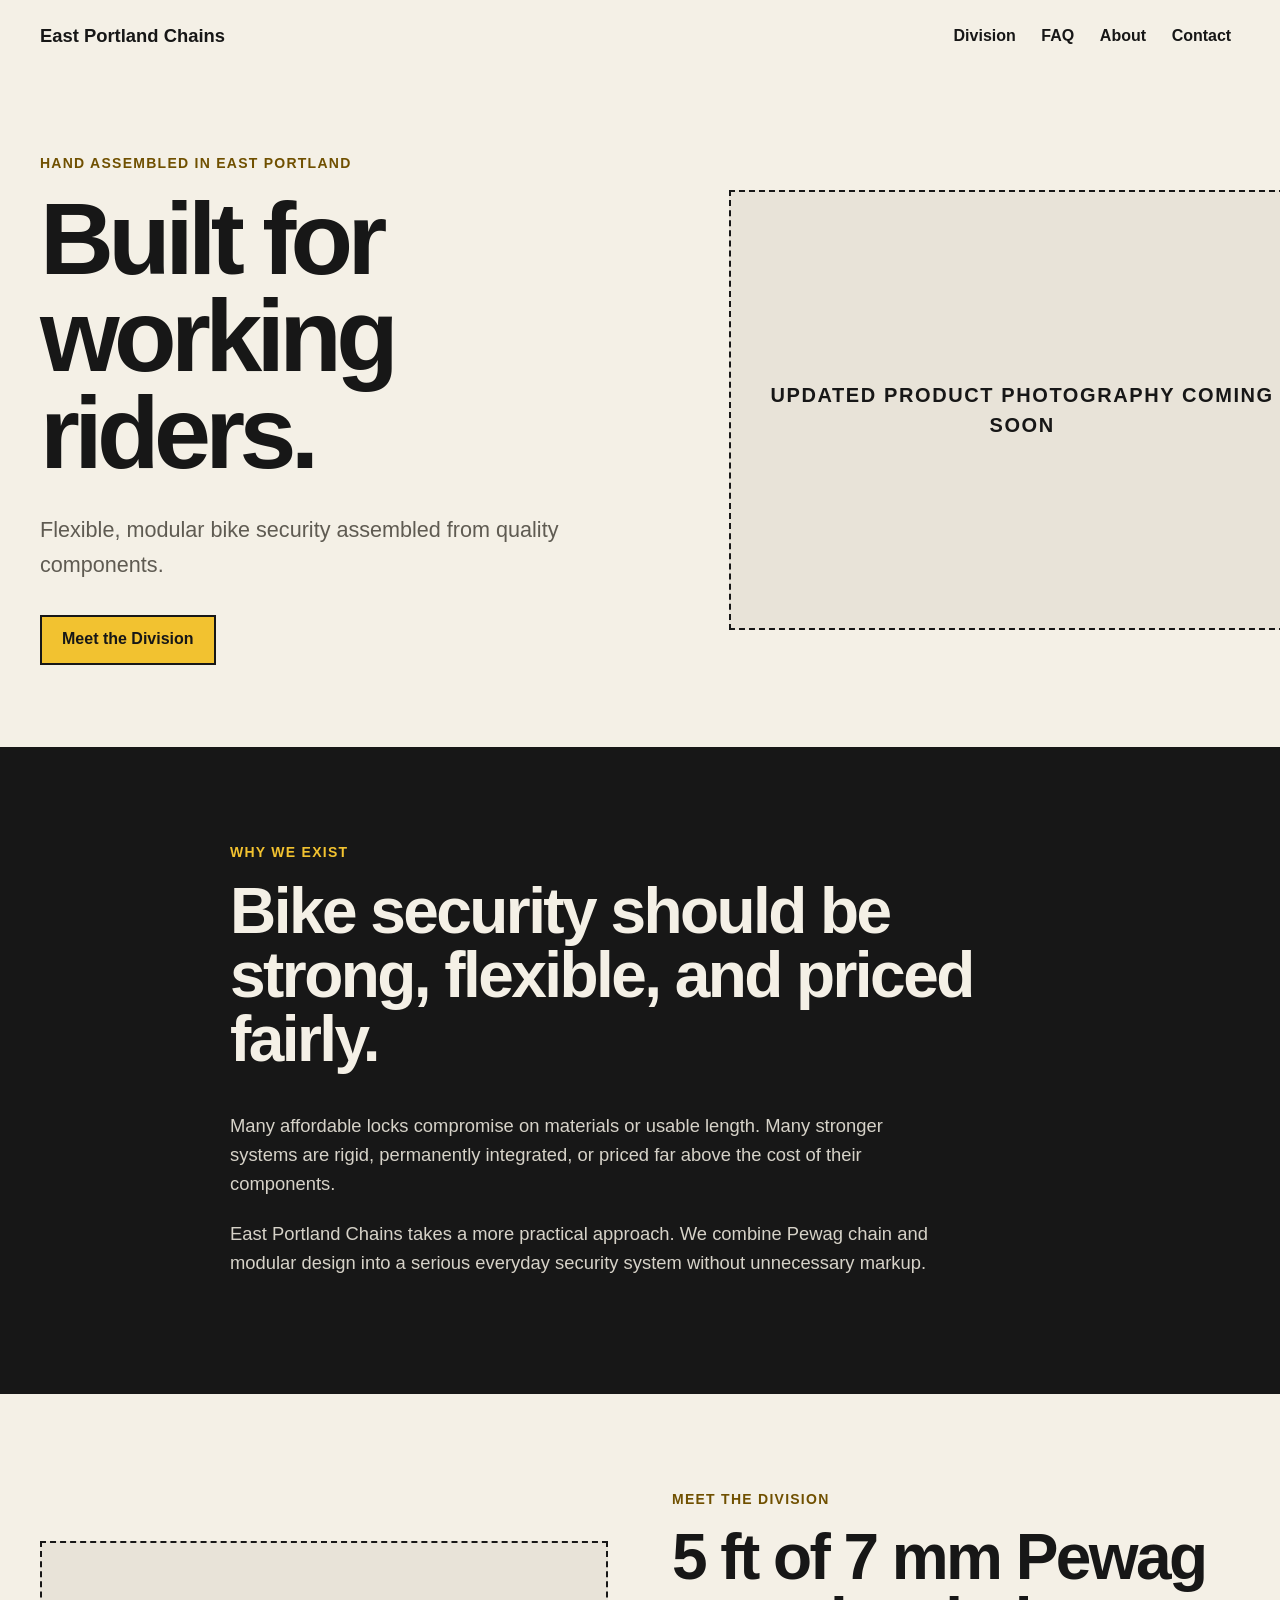
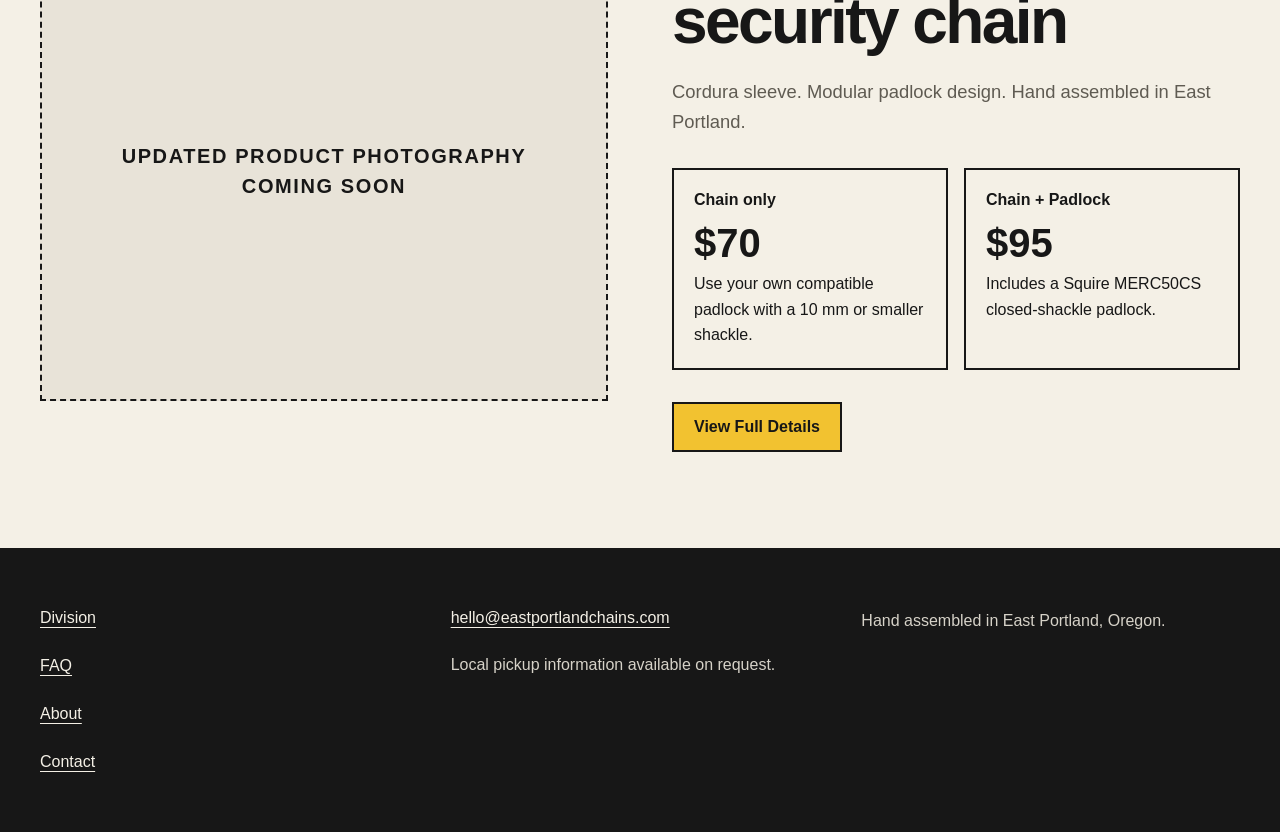
<file: index.html>
<!DOCTYPE html>
<html lang="en">
<head>
  <meta charset="UTF-8">
  <meta name="viewport" content="width=device-width, initial-scale=1.0">

  <title>East Portland Chains | Modular Bike Security</title>

  <meta
    name="description"
    content="Flexible, modular bike security hand assembled in East Portland from quality components."
  >

  <link rel="stylesheet" href="assets/css/styles.css?v=lock1">
</head>

<body>
  <a class="skip-link" href="#main-content">
    Skip to main content
  </a>

  <header class="site-header">
    <a
      class="site-logo"
      href="index.html"
      aria-current="page"
    >
      East Portland Chains
    </a>

    <nav class="site-nav" aria-label="Primary navigation">
      <a href="division.html">Division</a>
      <a href="faq.html">FAQ</a>
      <a href="about.html">About</a>
      <a href="contact.html">Contact</a>
    </nav>
  </header>

  <main id="main-content">
    <section class="hero" aria-labelledby="homepage-heading">
      <div class="hero-copy">
        <p class="eyebrow">Hand assembled in East Portland</p>

        <h1 id="homepage-heading">
          Built for working riders.
        </h1>

        <p>
          Flexible, modular bike security assembled from quality components.
        </p>

        <a class="button" href="#division-preview">
          Meet the Division
        </a>
      </div>

      <div
        class="hero-image hero-product-image product-image-placeholder"
        aria-label="Updated product photography coming soon"
      >
        Updated product photography coming soon
      </div>
    </section>

    <section
      class="why-we-exist"
      aria-labelledby="why-we-exist-heading"
    >
      <div class="section-inner">
        <p class="section-label">Why We Exist</p>

        <h2 id="why-we-exist-heading">
          Bike security should be strong, flexible, and priced fairly.
        </h2>

        <p>
          Many affordable locks compromise on materials or usable length.
          Many stronger systems are rigid, permanently integrated, or priced
          far above the cost of their components.
        </p>

        <p>
          East Portland Chains takes a more practical approach. We combine
          Pewag chain and modular design into a serious everyday security
          system without unnecessary markup.
        </p>
      </div>
    </section>

    <section
      class="division-preview"
      id="division-preview"
      aria-labelledby="division-preview-heading"
    >
      <div class="division-preview-inner">
        <div
          class="division-preview-image product-image-placeholder"
          aria-label="Updated Division product photography coming soon"
        >
          Updated product photography coming soon
        </div>

        <div class="division-preview-copy">
          <p class="section-label">Meet the Division</p>

          <h2 id="division-preview-heading">
            5 ft of 7 mm Pewag security chain
          </h2>

          <p>
            Cordura sleeve. Modular padlock design. Hand assembled in East
            Portland.
          </p>

          <div
            class="division-pricing"
            aria-label="The Division configuration prices"
          >
            <div class="price-option">
              <h3>Chain only</h3>

              <p class="price">$70</p>

              <p>
                Use your own compatible padlock with a 10 mm or smaller
                shackle.
              </p>
            </div>

            <div class="price-option">
              <h3>Chain + Padlock</h3>

              <p class="price">$95</p>

              <p>
                Includes a Squire MERC50CS closed-shackle padlock.
              </p>
            </div>
          </div>

          <a class="button" href="division.html">
            View Full Details
          </a>
        </div>
      </div>
    </section>
  </main>

  <footer class="site-footer">
    <div class="site-footer-inner">
      <nav aria-label="Footer navigation">
        <a href="division.html">Division</a>
        <a href="faq.html">FAQ</a>
        <a href="about.html">About</a>
        <a href="contact.html">Contact</a>
      </nav>

      <div class="site-footer-contact">
        <a href="mailto:hello@eastportlandchains.com">
          hello@eastportlandchains.com
        </a>

        <p>
          Local pickup information available on request.
        </p>
      </div>

      <p class="site-footer-local">
        Hand assembled in East Portland, Oregon.
      </p>
    </div>
  </footer>

  <script src="assets/js/main.js?v=contact1"></script>
</body>
</html>
</file>
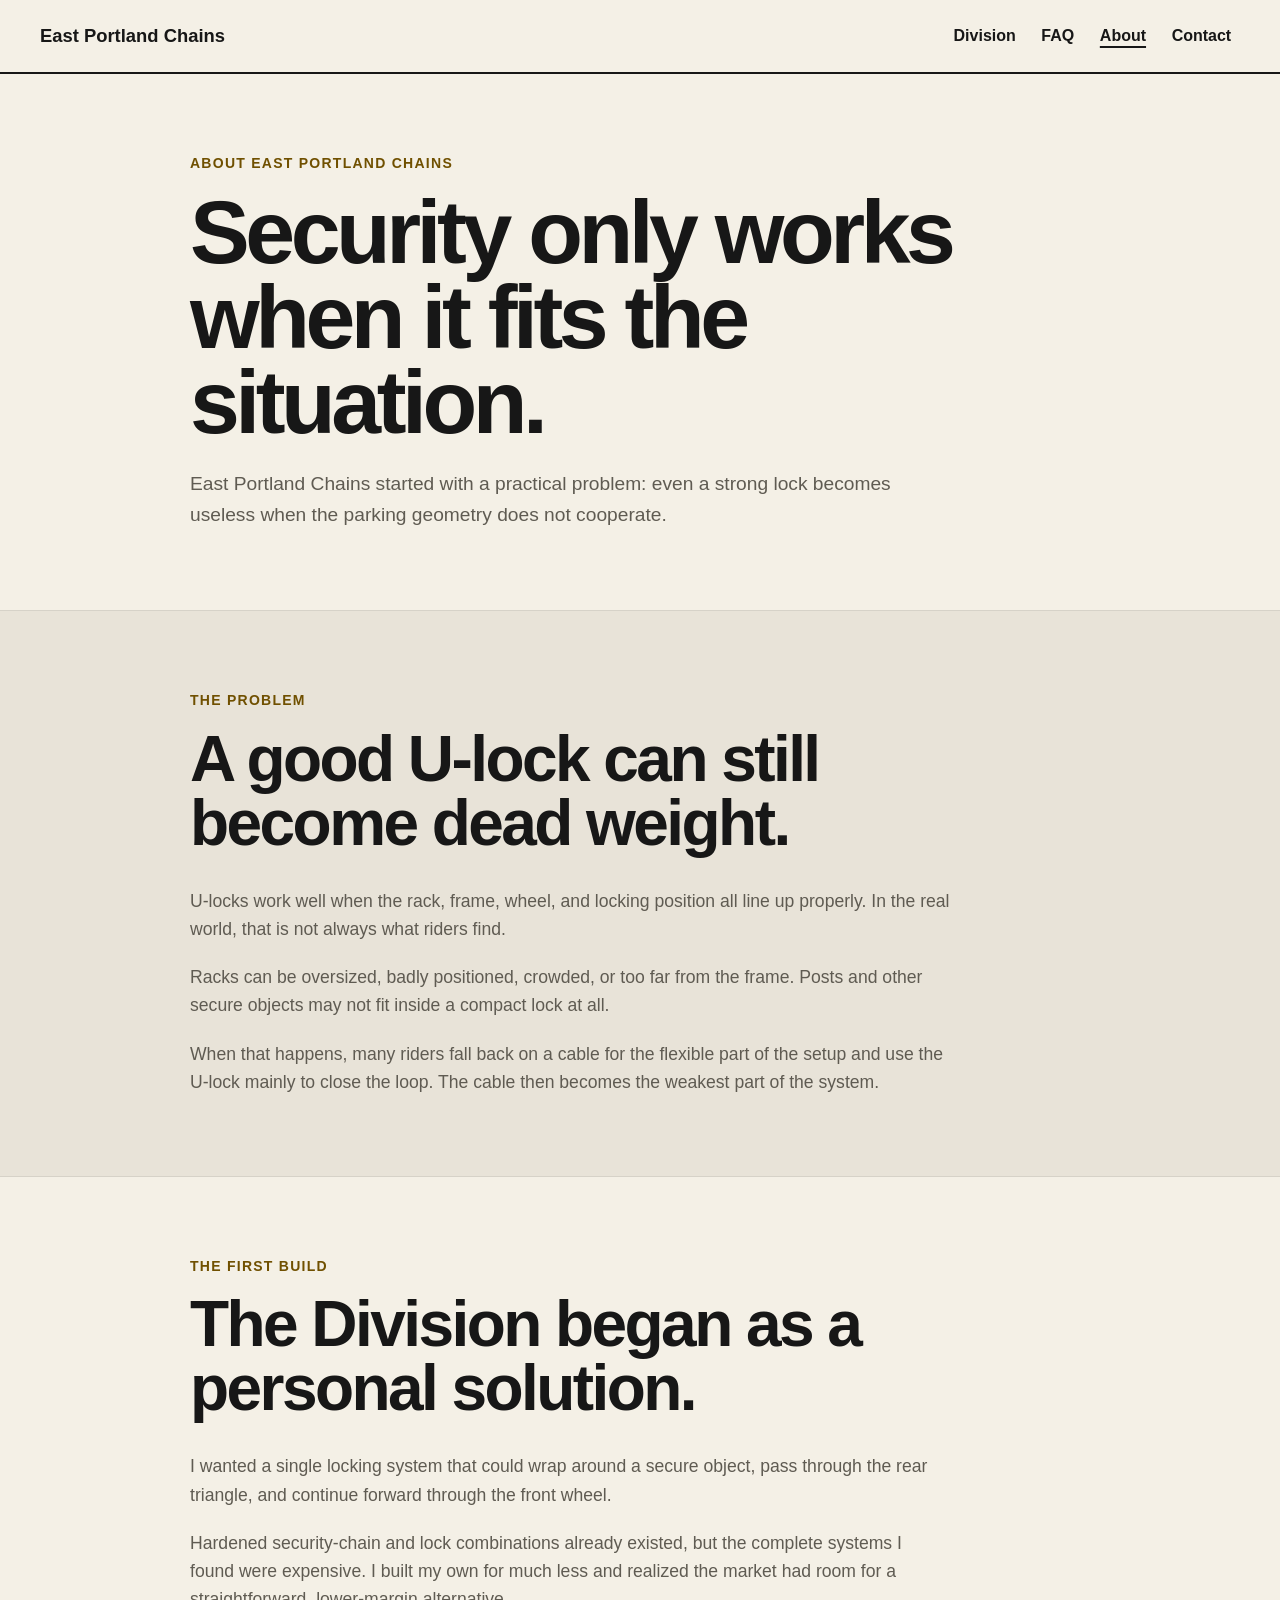
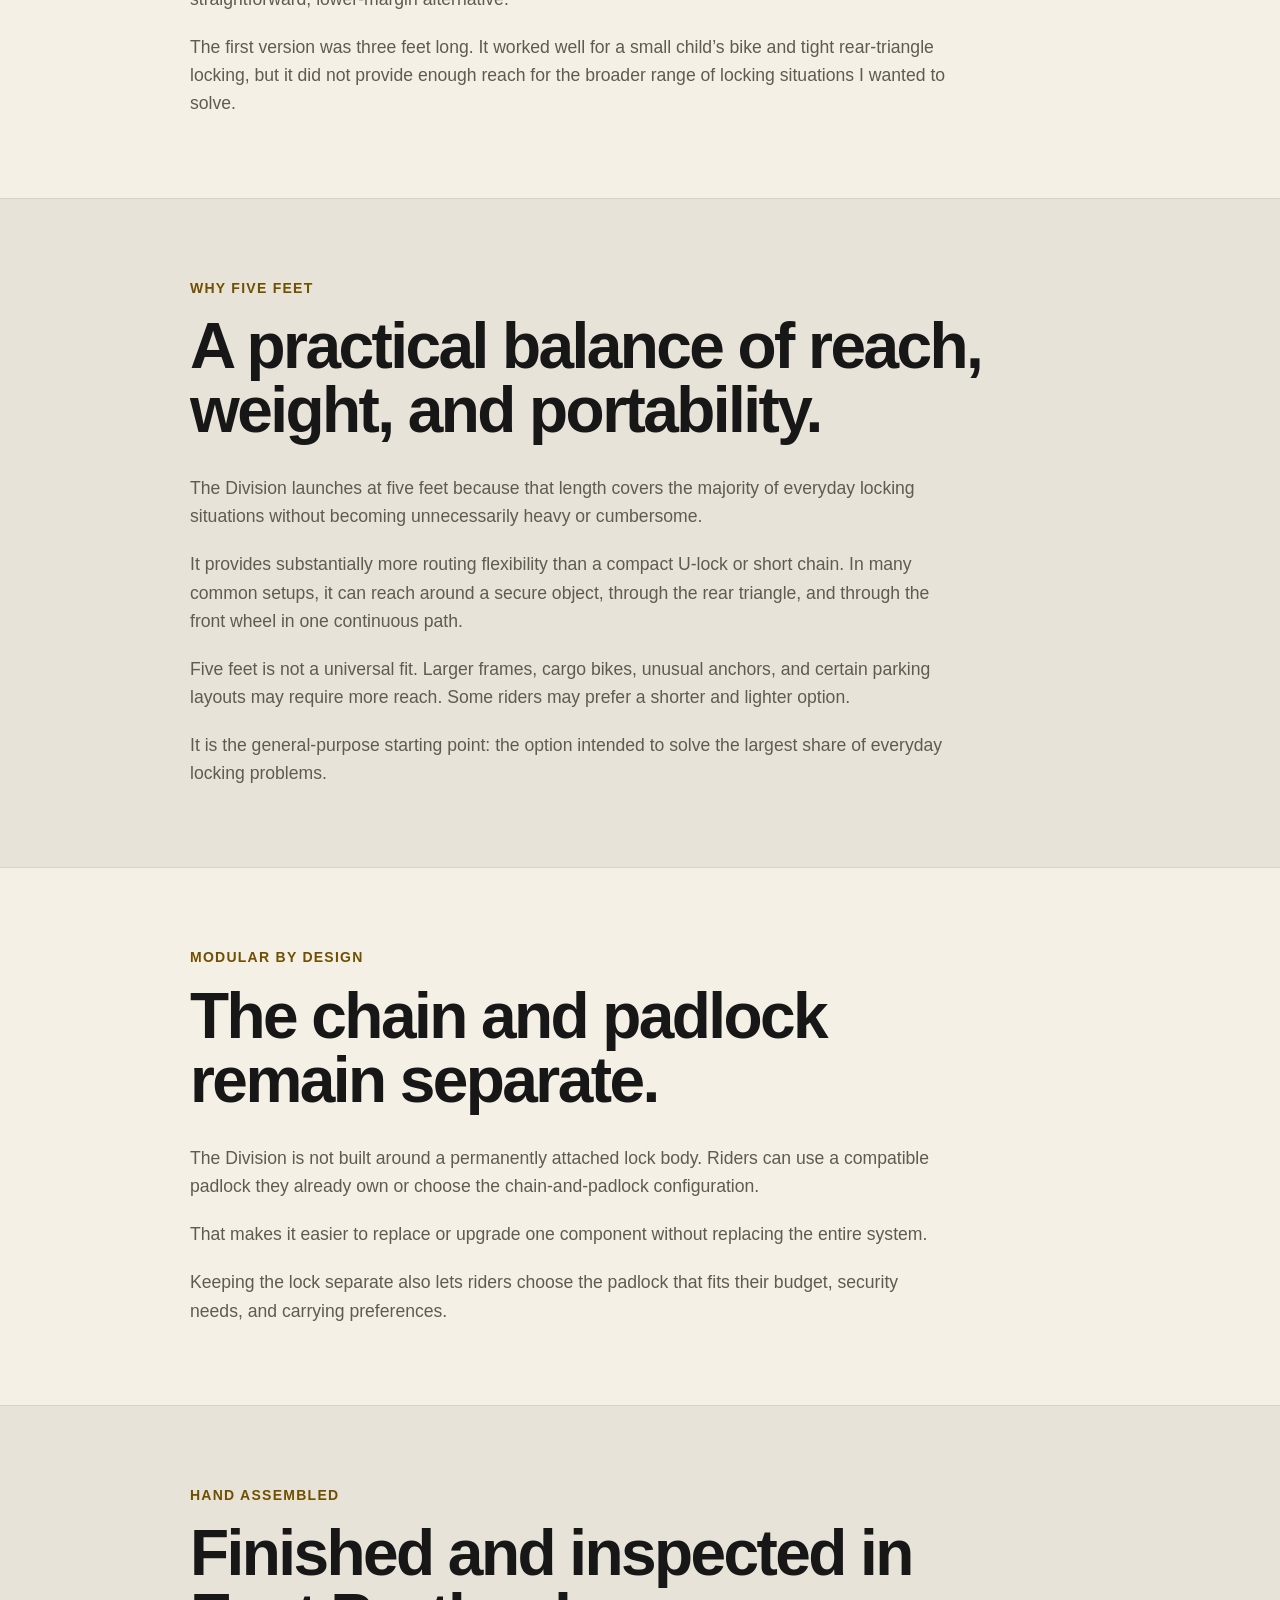
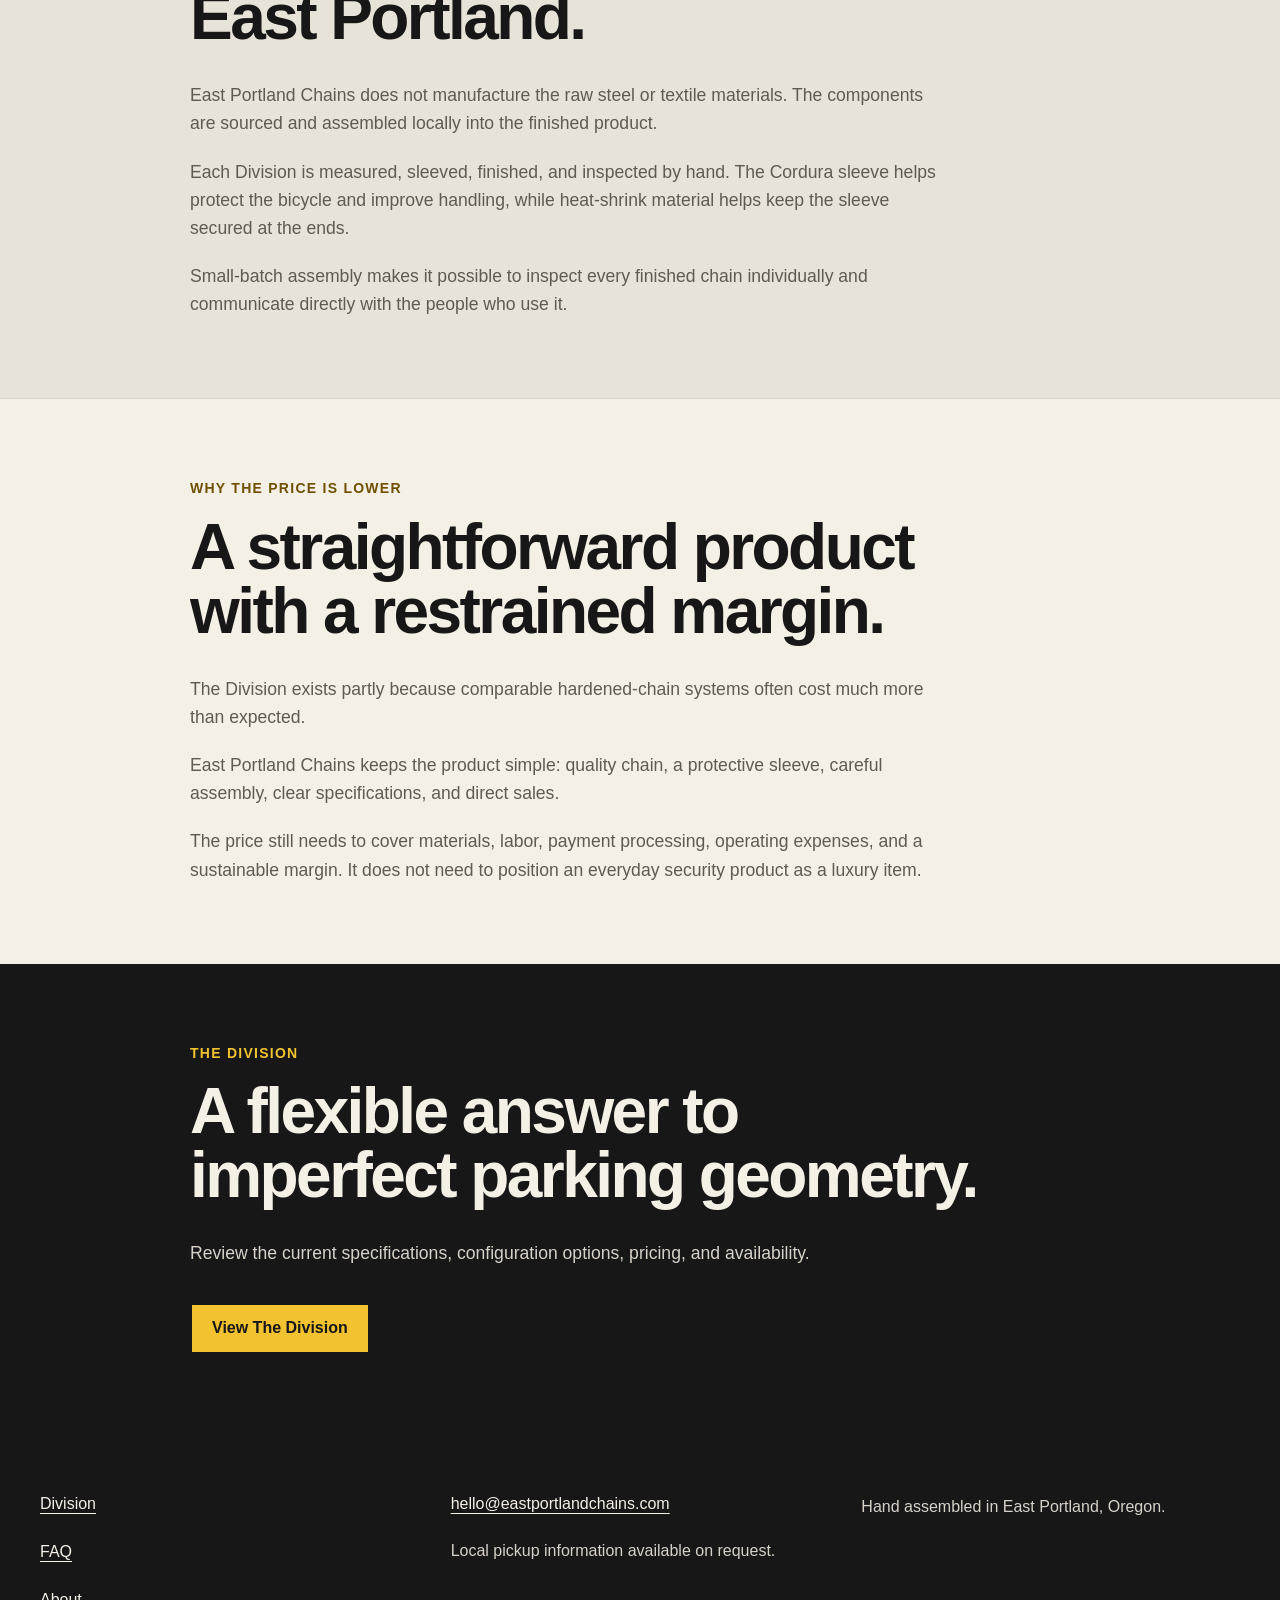
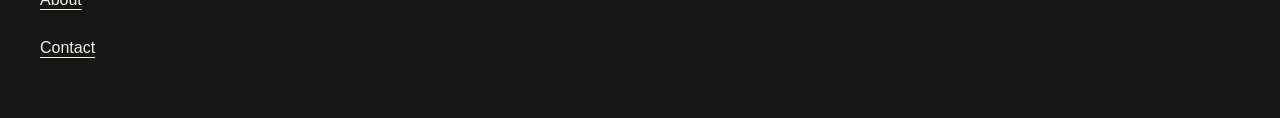
<file: about.html>
<!DOCTYPE html>
<html lang="en">
<head>
  <meta charset="UTF-8">
  <meta name="viewport" content="width=device-width, initial-scale=1.0">

  <title>About | East Portland Chains</title>

  <meta
    name="description"
    content="Learn why East Portland Chains builds flexible, modular bicycle security around real-world locking geometry."
  >

  <link rel="stylesheet" href="assets/css/styles.css?v=contact1">
</head>

<body>
  <a class="skip-link" href="#main-content">
    Skip to main content
  </a>

  <header class="site-header">
    <a class="site-logo" href="index.html">
      East Portland Chains
    </a>

    <nav class="site-nav" aria-label="Primary navigation">
      <a href="division.html">Division</a>
      <a href="faq.html">FAQ</a>
      <a href="about.html" aria-current="page">About</a>
      <a href="contact.html">Contact</a>
    </nav>
  </header>

  <main id="main-content">
    <section class="page-hero" aria-labelledby="about-heading">
      <div class="section-inner">
        <p class="eyebrow">About East Portland Chains</p>

        <h1 id="about-heading">
          Security only works when it fits the situation.
        </h1>

        <p>
          East Portland Chains started with a practical problem: even a strong
          lock becomes useless when the parking geometry does not cooperate.
        </p>
      </div>
    </section>

    <section
      class="content-section"
      aria-labelledby="problem-heading"
    >
      <div class="section-inner">
        <p class="section-label">The Problem</p>

        <h2 id="problem-heading">
          A good U-lock can still become dead weight.
        </h2>

        <p>
          U-locks work well when the rack, frame, wheel, and locking position
          all line up properly. In the real world, that is not always what
          riders find.
        </p>

        <p>
          Racks can be oversized, badly positioned, crowded, or too far from
          the frame. Posts and other secure objects may not fit inside a
          compact lock at all.
        </p>

        <p>
          When that happens, many riders fall back on a cable for the flexible
          part of the setup and use the U-lock mainly to close the loop. The
          cable then becomes the weakest part of the system.
        </p>
      </div>
    </section>

    <section
      class="content-section"
      aria-labelledby="origin-heading"
    >
      <div class="section-inner">
        <p class="section-label">The First Build</p>

        <h2 id="origin-heading">
          The Division began as a personal solution.
        </h2>

        <p>
          I wanted a single locking system that could wrap around a secure
          object, pass through the rear triangle, and continue forward through
          the front wheel.
        </p>

        <p>
          Hardened security-chain and lock combinations already existed, but
          the complete systems I found were expensive. I built my own for much
          less and realized the market had room for a straightforward,
          lower-margin alternative.
        </p>

        <p>
          The first version was three feet long. It worked well for a small
          child’s bike and tight rear-triangle locking, but it did not provide
          enough reach for the broader range of locking situations I wanted
          to solve.
        </p>
      </div>
    </section>

    <section
      class="content-section"
      aria-labelledby="length-heading"
    >
      <div class="section-inner">
        <p class="section-label">Why Five Feet</p>

        <h2 id="length-heading">
          A practical balance of reach, weight, and portability.
        </h2>

        <p>
          The Division launches at five feet because that length covers the
          majority of everyday locking situations without becoming
          unnecessarily heavy or cumbersome.
        </p>

        <p>
          It provides substantially more routing flexibility than a compact
          U-lock or short chain. In many common setups, it can reach around a
          secure object, through the rear triangle, and through the front wheel
          in one continuous path.
        </p>

        <p>
          Five feet is not a universal fit. Larger frames, cargo bikes, unusual
          anchors, and certain parking layouts may require more reach. Some
          riders may prefer a shorter and lighter option.
        </p>

        <p>
          It is the general-purpose starting point: the option intended to
          solve the largest share of everyday locking problems.
        </p>
      </div>
    </section>

    <section
      class="content-section"
      aria-labelledby="modular-heading"
    >
      <div class="section-inner">
        <p class="section-label">Modular by Design</p>

        <h2 id="modular-heading">
          The chain and padlock remain separate.
        </h2>

        <p>
          The Division is not built around a permanently attached lock body.
          Riders can use a compatible padlock they already own or choose the
          chain-and-padlock configuration.
        </p>

        <p>
          That makes it easier to replace or upgrade one component without
          replacing the entire system.
        </p>

        <p>
          Keeping the lock separate also lets riders choose the padlock that
          fits their budget, security needs, and carrying preferences.
        </p>
      </div>
    </section>

    <section
      class="content-section"
      aria-labelledby="assembly-heading"
    >
      <div class="section-inner">
        <p class="section-label">Hand Assembled</p>

        <h2 id="assembly-heading">
          Finished and inspected in East Portland.
        </h2>

        <p>
          East Portland Chains does not manufacture the raw steel or textile
          materials. The components are sourced and assembled locally into the
          finished product.
        </p>

        <p>
          Each Division is measured, sleeved, finished, and inspected by hand.
          The Cordura sleeve helps protect the bicycle and improve handling,
          while heat-shrink material helps keep the sleeve secured at the ends.
        </p>

        <p>
          Small-batch assembly makes it possible to inspect every finished
          chain individually and communicate directly with the people who use
          it.
        </p>
      </div>
    </section>

    <section
      class="content-section"
      aria-labelledby="pricing-heading"
    >
      <div class="section-inner">
        <p class="section-label">Why the Price Is Lower</p>

        <h2 id="pricing-heading">
          A straightforward product with a restrained margin.
        </h2>

        <p>
          The Division exists partly because comparable hardened-chain systems
          often cost much more than expected.
        </p>

        <p>
          East Portland Chains keeps the product simple: quality chain, a
          protective sleeve, careful assembly, clear specifications, and direct
          sales.
        </p>

        <p>
          The price still needs to cover materials, labor, payment processing,
          operating expenses, and a sustainable margin. It does not need to
          position an everyday security product as a luxury item.
        </p>
      </div>
    </section>

    <section
      class="content-section about-cta"
      aria-labelledby="about-cta-heading"
    >
      <div class="section-inner">
        <p class="section-label">The Division</p>

        <h2 id="about-cta-heading">
          A flexible answer to imperfect parking geometry.
        </h2>

        <p>
          Review the current specifications, configuration options, pricing,
          and availability.
        </p>

        <a class="button" href="division.html">
          View The Division
        </a>
      </div>
    </section>
  </main>

  <footer class="site-footer">
    <div class="site-footer-inner">
      <nav aria-label="Footer navigation">
        <a href="division.html">Division</a>
        <a href="faq.html">FAQ</a>
        <a href="about.html" aria-current="page">About</a>
        <a href="contact.html">Contact</a>
      </nav>

      <div class="site-footer-contact">
        <a href="mailto:hello@eastportlandchains.com">
          hello@eastportlandchains.com
        </a>

        <p>Local pickup information available on request.</p>
      </div>

      <p class="site-footer-local">
        Hand assembled in East Portland, Oregon.
      </p>
    </div>
  </footer>

  <script src="assets/js/main.js?v=contact1"></script>
</body>
</html>
</file>
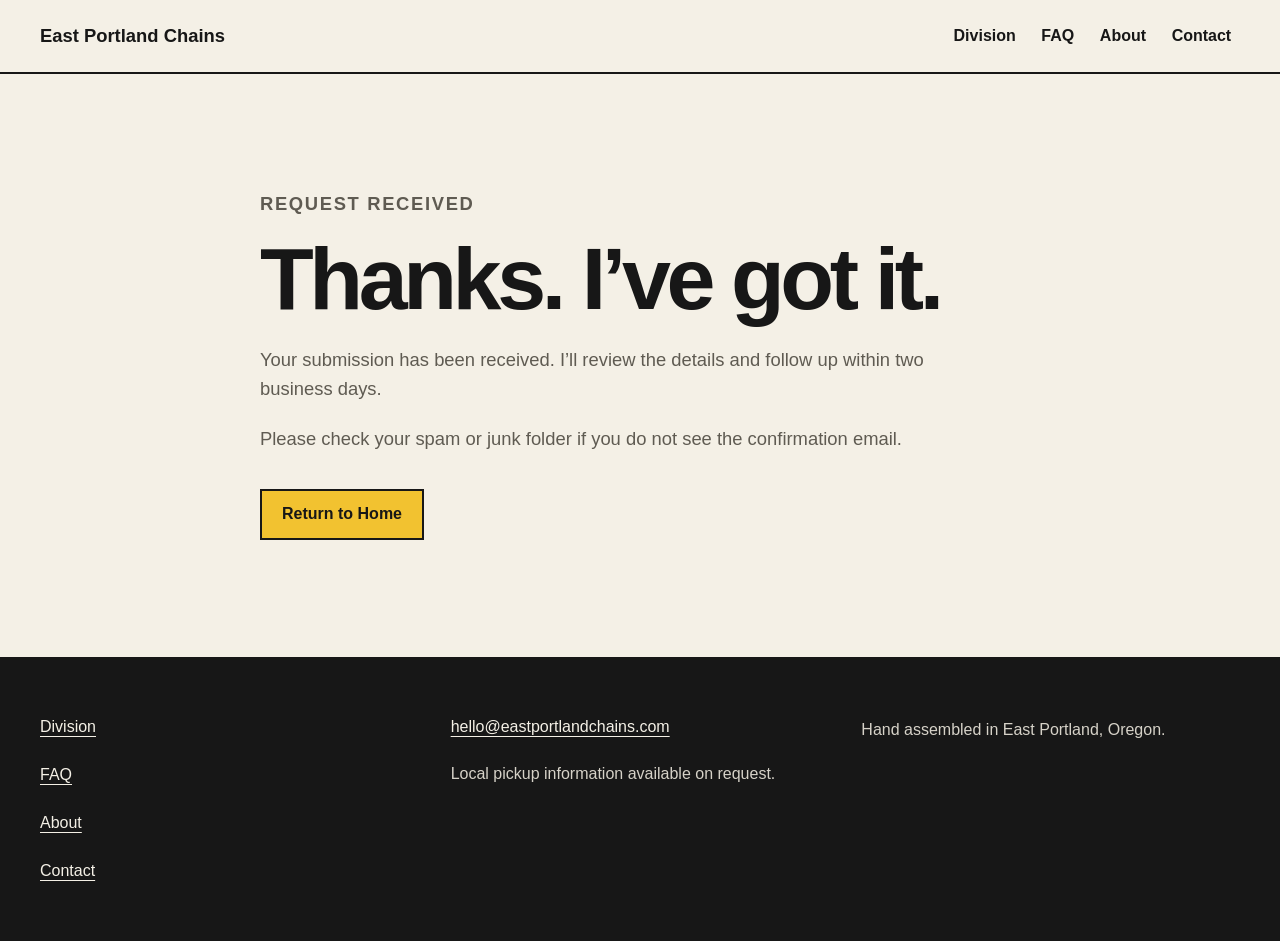
<file: confirmation.html>
<!DOCTYPE html>
<html lang="en">
<head>
  <meta charset="UTF-8">
  <meta name="viewport" content="width=device-width, initial-scale=1.0">

  <title>Request Received | East Portland Chains</title>

  <meta
    name="description"
    content="Confirmation that your East Portland Chains request was received."
  >

  <link rel="stylesheet" href="assets/css/styles.css?v=contact1">
</head>

<body>
  <a class="skip-link" href="#main-content">
    Skip to main content
  </a>

  <header class="site-header">
    <a class="site-logo" href="index.html">
      East Portland Chains
    </a>

    <nav class="site-nav" aria-label="Primary navigation">
      <a href="division.html">Division</a>
      <a href="faq.html">FAQ</a>
      <a href="about.html">About</a>
      <a href="contact.html">Contact</a>
    </nav>
  </header>

  <main id="main-content">
    <section
      class="confirmation-page"
      aria-labelledby="confirmation-heading"
    >
      <div class="confirmation-page-inner">
        <p class="section-label">Request Received</p>

        <h1 id="confirmation-heading" tabindex="-1">
          Thanks. I’ve got it.
        </h1>

        <p>
          Your submission has been received. I’ll review the details and follow
          up within two business days.
        </p>

        <p>
          Please check your spam or junk folder if you do not see the
          confirmation email.
        </p>

        <a class="button" href="index.html">
          Return to Home
        </a>
      </div>
    </section>
  </main>

  <footer class="site-footer">
    <div class="site-footer-inner">
      <nav aria-label="Footer navigation">
        <a href="division.html">Division</a>
        <a href="faq.html">FAQ</a>
        <a href="about.html">About</a>
        <a href="contact.html">Contact</a>
      </nav>

      <div class="site-footer-contact">
        <a href="mailto:hello@eastportlandchains.com">
          hello@eastportlandchains.com
        </a>

        <p>
          Local pickup information available on request.
        </p>
      </div>

      <p class="site-footer-local">
        Hand assembled in East Portland, Oregon.
      </p>
    </div>
  </footer>
</body>
</html>
</file>
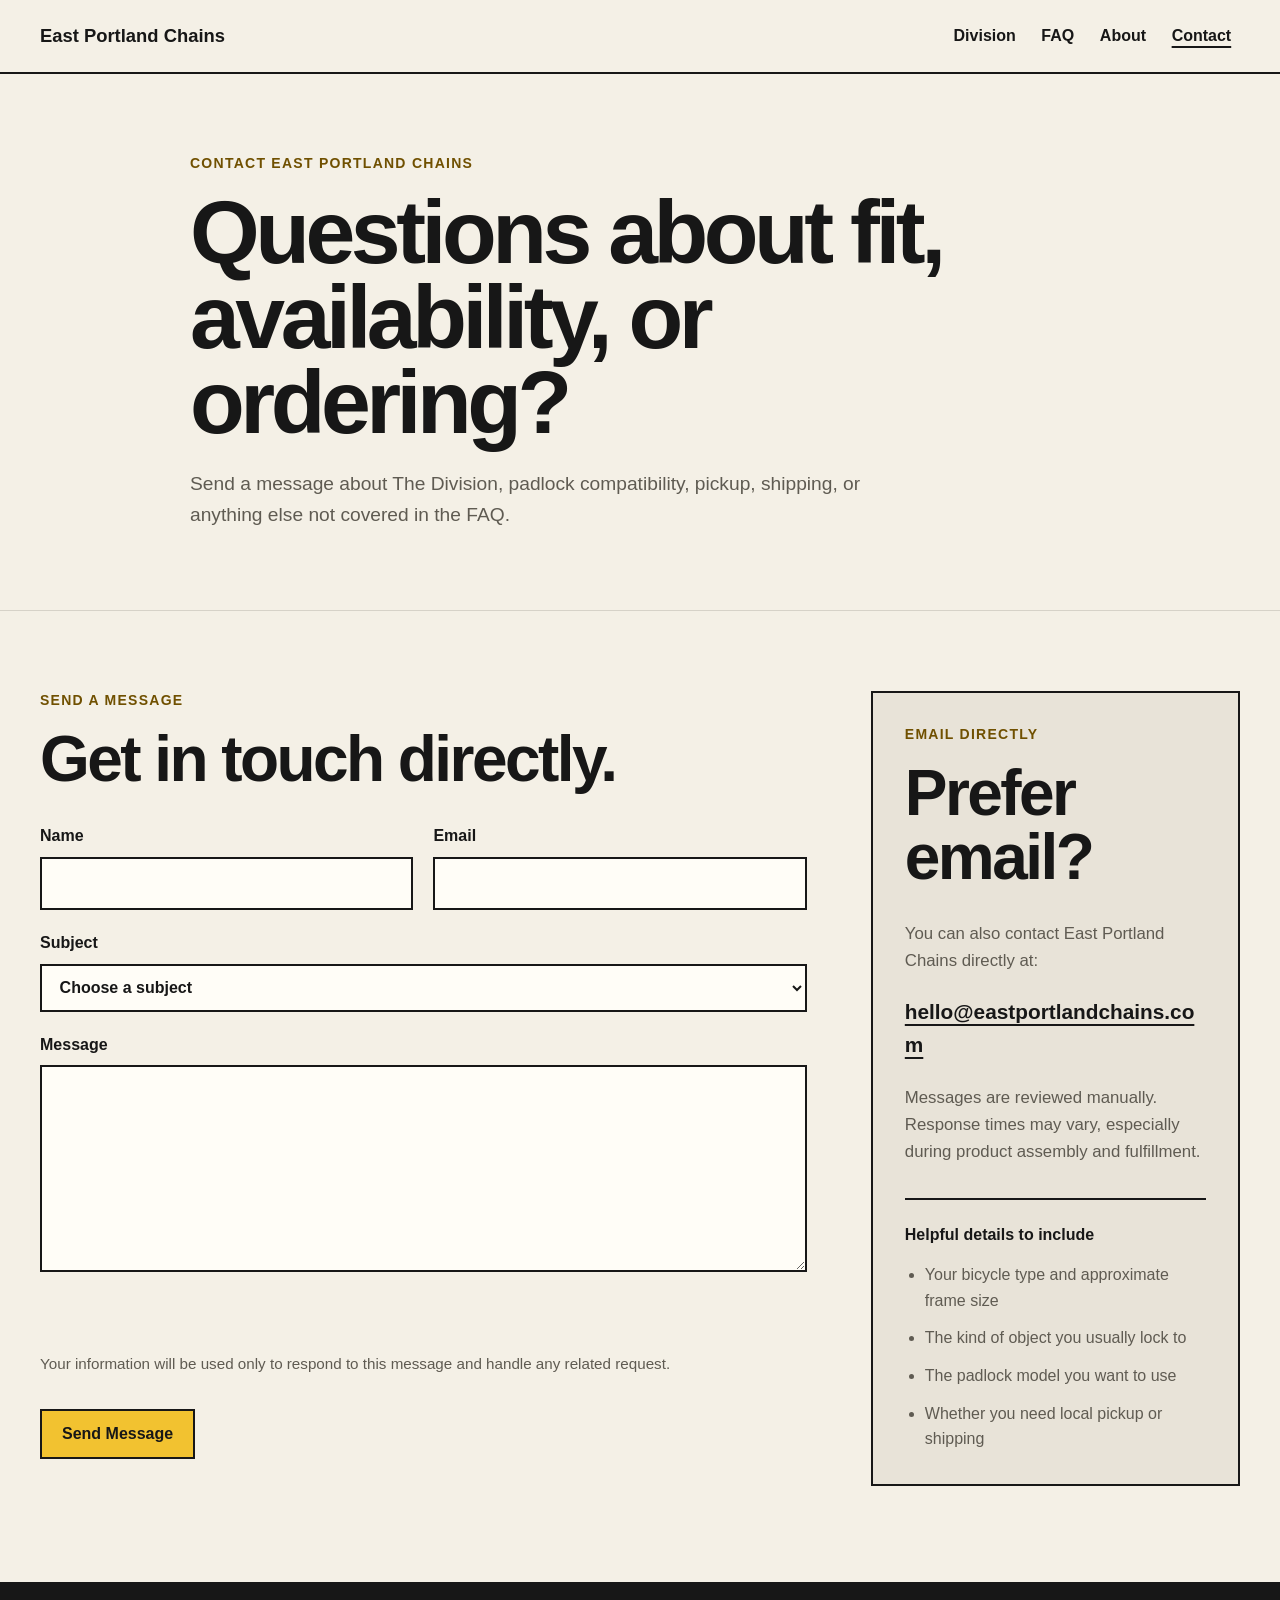
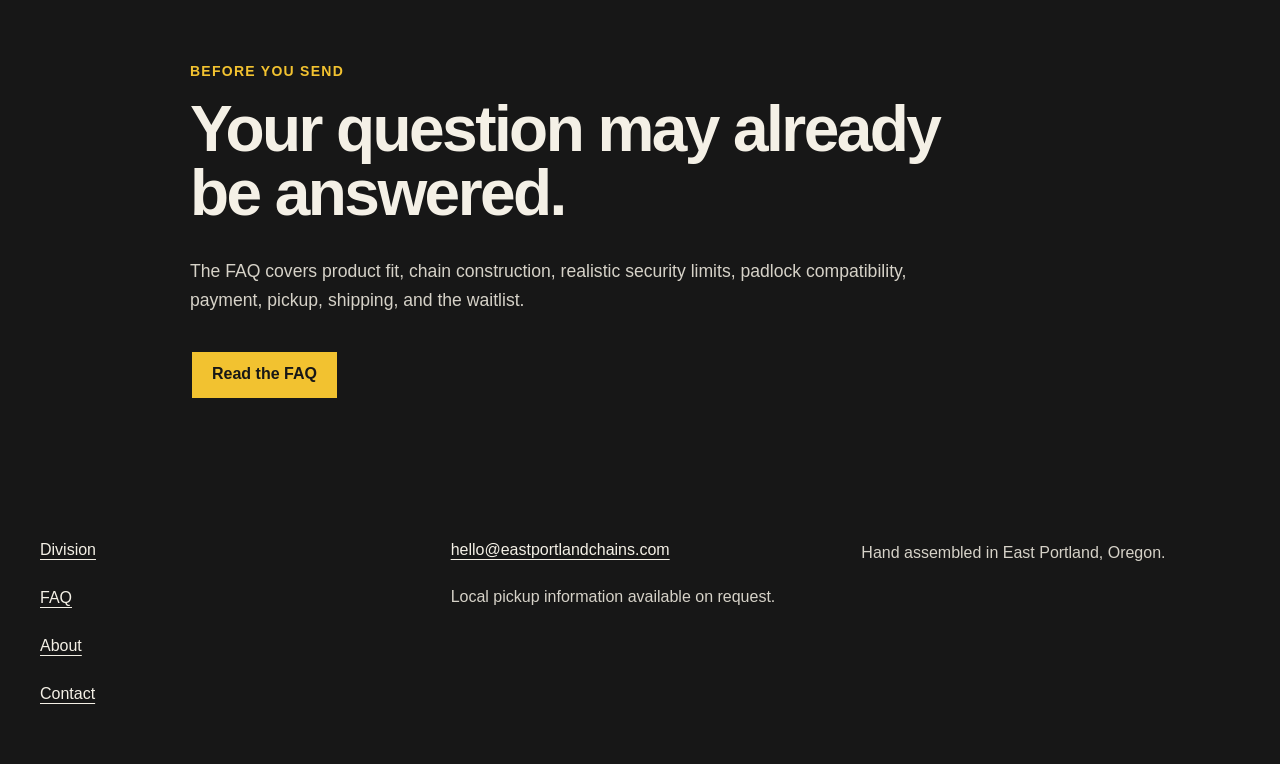
<file: contact.html>
<!DOCTYPE html>
<html lang="en">
<head>
  <meta charset="UTF-8">
  <meta name="viewport" content="width=device-width, initial-scale=1.0">

  <title>Contact | East Portland Chains</title>

  <meta
    name="description"
    content="Contact East Portland Chains with questions about The Division, compatibility, availability, local pickup, shipping, or ordering."
  >

  <link rel="stylesheet" href="assets/css/styles.css?v=contact1">

  <script
    src="https://challenges.cloudflare.com/turnstile/v0/api.js"
    async
    defer
  ></script>
</head>

<body>
  <a class="skip-link" href="#main-content">
    Skip to main content
  </a>

  <header class="site-header">
    <a class="site-logo" href="index.html">
      East Portland Chains
    </a>

    <nav class="site-nav" aria-label="Primary navigation">
      <a href="division.html">Division</a>
      <a href="faq.html">FAQ</a>
      <a href="about.html">About</a>
      <a href="contact.html" aria-current="page">Contact</a>
    </nav>
  </header>

  <main id="main-content">
    <section class="page-hero" aria-labelledby="contact-heading">
      <div class="section-inner">
        <p class="eyebrow">Contact East Portland Chains</p>

        <h1 id="contact-heading">
          Questions about fit, availability, or ordering?
        </h1>

        <p>
          Send a message about The Division, padlock compatibility, pickup,
          shipping, or anything else not covered in the FAQ.
        </p>
      </div>
    </section>

    <section
      class="contact-section"
      aria-labelledby="send-message-heading"
    >
      <div class="contact-section-inner">
        <div class="contact-form-column">
          <p class="section-label">Send a Message</p>

          <h2 id="send-message-heading">
            Get in touch directly.
          </h2>

          <form
            class="order-form contact-form"
            id="contact-form"
            novalidate
          >
            <input
              type="hidden"
              name="formType"
              value="contact"
            >

            <div class="form-grid">
              <label>
                Name

                <input
                  type="text"
                  id="contact-name"
                  name="name"
                  autocomplete="name"
                  maxlength="100"
                  required
                >
              </label>

              <label>
                Email

                <input
                  type="email"
                  id="contact-email"
                  name="email"
                  autocomplete="email"
                  inputmode="email"
                  maxlength="254"
                  required
                >
              </label>

              <label class="form-grid-wide">
                Subject

                <select
                  id="contact-subject"
                  name="subject"
                  required
                >
                  <option value="">
                    Choose a subject
                  </option>

                  <option value="Product fit or compatibility">
                    Product fit or compatibility
                  </option>

                  <option value="Availability or waitlist">
                    Availability or waitlist
                  </option>

                  <option value="Local pickup">
                    Local pickup
                  </option>

                  <option value="Shipping">
                    Shipping
                  </option>

                  <option value="Order question">
                    Order question
                  </option>

                  <option value="General question">
                    General question
                  </option>
                </select>
              </label>

              <label class="form-grid-wide">
                Message

                <textarea
                  id="contact-message"
                  name="message"
                  rows="7"
                  maxlength="3000"
                  required
                ></textarea>
              </label>
            </div>

            <div
              class="cf-turnstile"
              data-sitekey="0x4AAAAAAD521rPzq1whVGo3"
              data-theme="light"
            ></div>

            <p class="form-privacy">
              Your information will be used only to respond to this message
              and handle any related request.
            </p>

            <p
              class="form-status"
              id="contact-form-status"
              role="status"
              aria-live="polite"
              hidden
            ></p>

            <button
              class="button form-submit"
              id="contact-submit"
              type="submit"
              disabled
            >
              Send Message
            </button>
          </form>
        </div>

        <aside
          class="contact-details"
          aria-labelledby="contact-details-heading"
        >
          <p class="section-label">Email Directly</p>

          <h2 id="contact-details-heading">
            Prefer email?
          </h2>

          <p>
            You can also contact East Portland Chains directly at:
          </p>

          <a
            class="contact-email-link"
            href="mailto:hello@eastportlandchains.com"
          >
            hello@eastportlandchains.com
          </a>

          <p>
            Messages are reviewed manually. Response times may vary,
            especially during product assembly and fulfillment.
          </p>

          <div class="contact-topic-list">
            <h3>Helpful details to include</h3>

            <ul>
              <li>
                Your bicycle type and approximate frame size
              </li>

              <li>
                The kind of object you usually lock to
              </li>

              <li>
                The padlock model you want to use
              </li>

              <li>
                Whether you need local pickup or shipping
              </li>
            </ul>
          </div>
        </aside>
      </div>
    </section>

    <section
      class="content-section about-cta"
      aria-labelledby="contact-faq-heading"
    >
      <div class="section-inner">
        <p class="section-label">Before You Send</p>

        <h2 id="contact-faq-heading">
          Your question may already be answered.
        </h2>

        <p>
          The FAQ covers product fit, chain construction, realistic security
          limits, padlock compatibility, payment, pickup, shipping, and the
          waitlist.
        </p>

        <a class="button" href="faq.html">
          Read the FAQ
        </a>
      </div>
    </section>
  </main>

  <footer class="site-footer">
    <div class="site-footer-inner">
      <nav aria-label="Footer navigation">
        <a href="division.html">Division</a>
        <a href="faq.html">FAQ</a>
        <a href="about.html">About</a>
        <a href="contact.html" aria-current="page">Contact</a>
      </nav>

      <div class="site-footer-contact">
        <a href="mailto:hello@eastportlandchains.com">
          hello@eastportlandchains.com
        </a>

        <p>
          Local pickup information available on request.
        </p>
      </div>

      <p class="site-footer-local">
        Hand assembled in East Portland, Oregon.
      </p>
    </div>
  </footer>

  <script src="assets/js/main.js?v=contact1"></script>
</body>
</html>
</file>
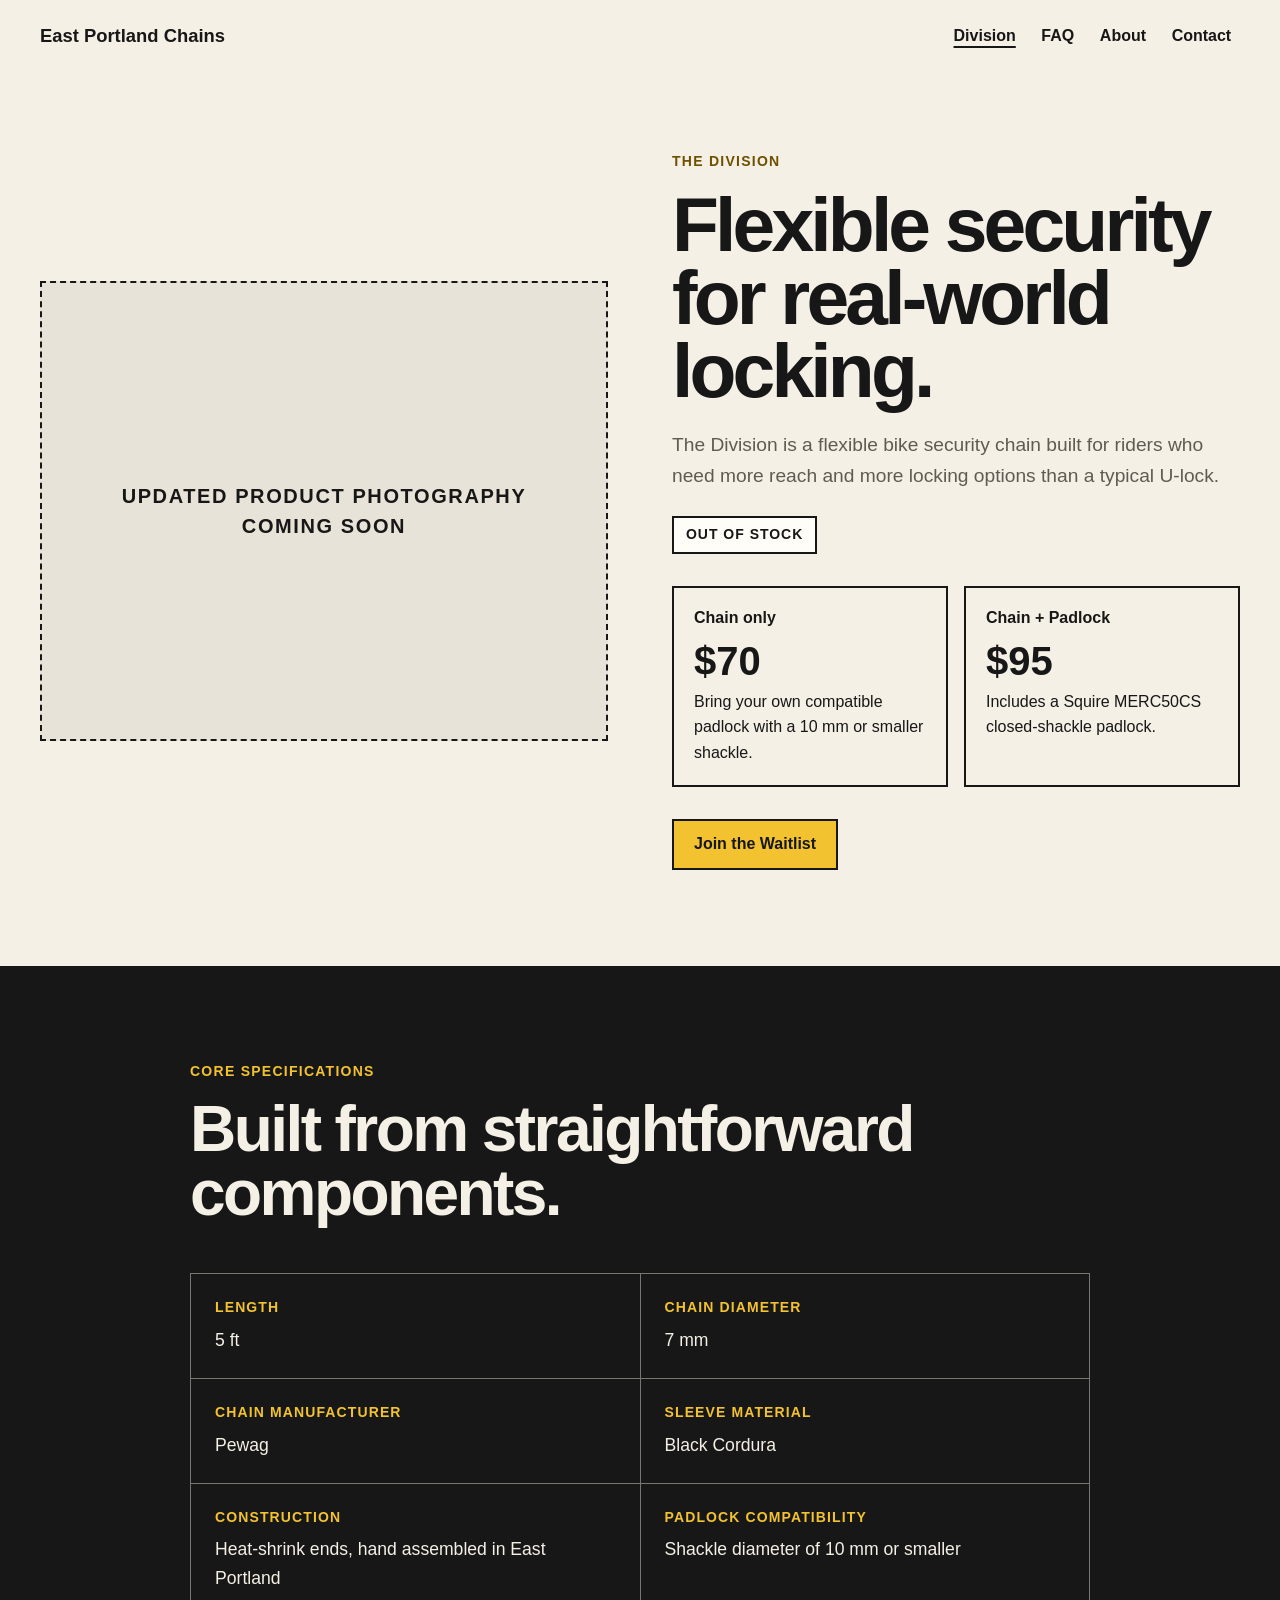
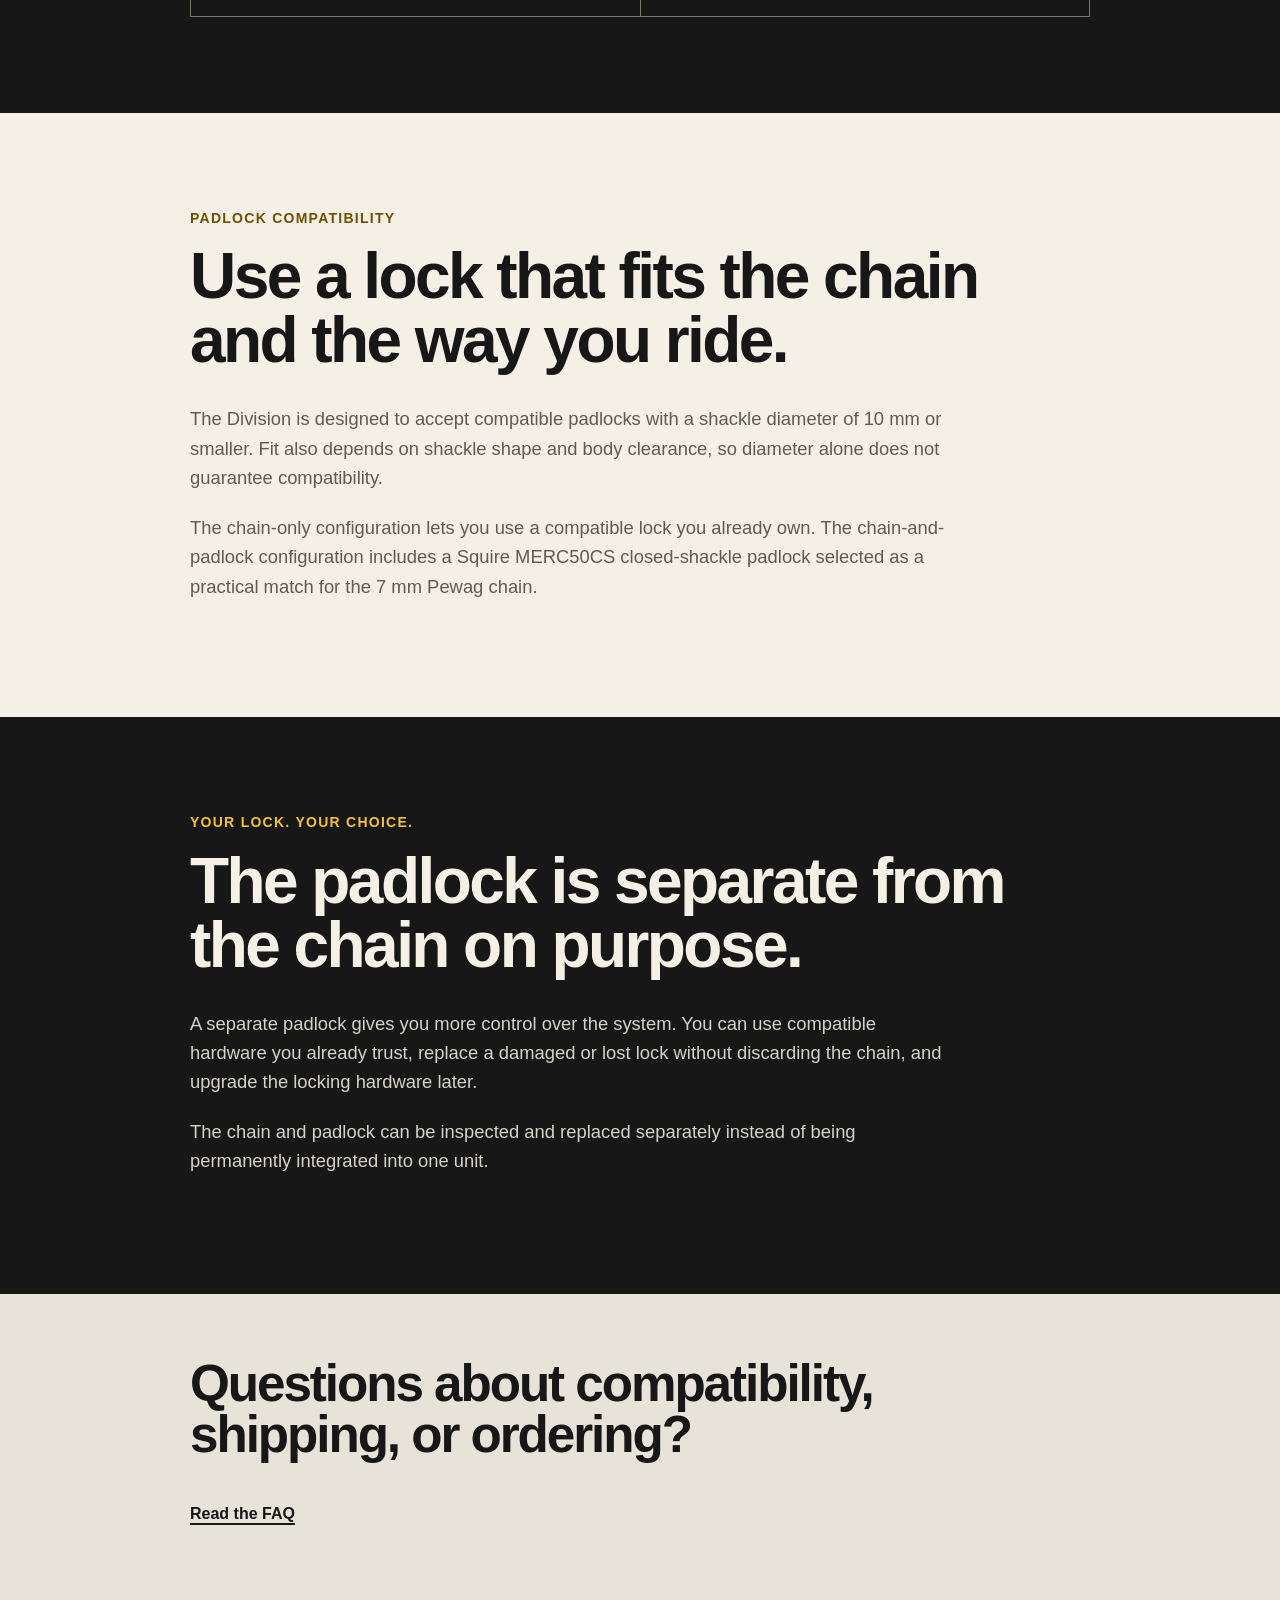
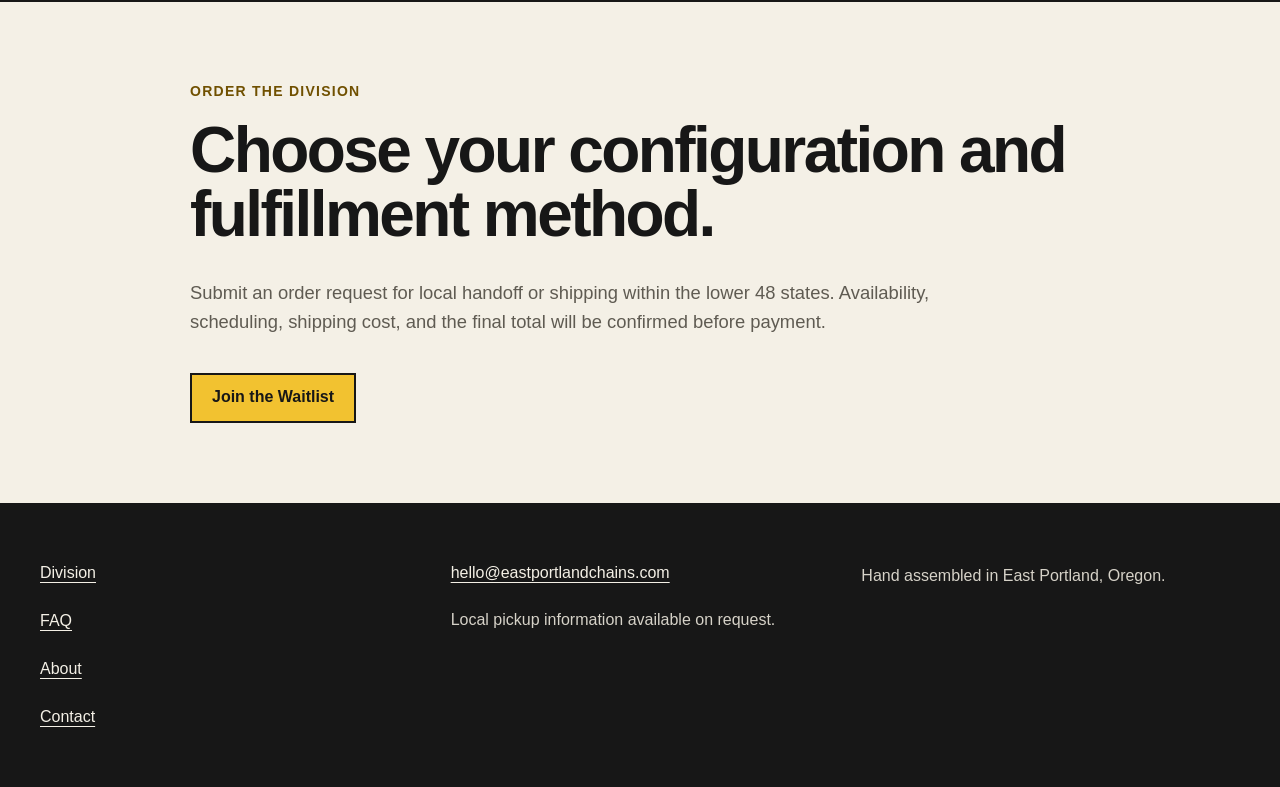
<file: division.html>
<!DOCTYPE html>
<html lang="en">
<head>
  <meta charset="UTF-8">
  <meta name="viewport" content="width=device-width, initial-scale=1.0">

  <title>The Division | East Portland Chains</title>

  <meta
    name="description"
    content="The Division is a five-foot bike security chain hand assembled in East Portland using 7 mm Pewag security chain."
  >

  <link rel="stylesheet" href="assets/css/styles.css?v=lock1">
</head>

<body>
  <a class="skip-link" href="#main-content">
    Skip to main content
  </a>

  <header class="site-header">
    <a class="site-logo" href="index.html">
      East Portland Chains
    </a>

    <nav class="site-nav" aria-label="Primary navigation">
      <a href="division.html" aria-current="page">Division</a>
      <a href="faq.html">FAQ</a>
      <a href="about.html">About</a>
      <a href="contact.html">Contact</a>
    </nav>
  </header>

  <main id="main-content">
    <section
      class="product-hero"
      aria-labelledby="division-heading"
    >
      <div
        class="division-preview-image product-image-placeholder"
        aria-label="Updated product photography coming soon"
      >
        Updated product photography coming soon
      </div>

      <div class="product-hero-copy">
        <p class="section-label">The Division</p>

        <h1 id="division-heading">
          Flexible security for real-world locking.
        </h1>

        <p class="product-intro">
          The Division is a flexible bike security chain built for riders who
          need more reach and more locking options than a typical U-lock.
        </p>

        <p
          class="stock-status"
          id="stock-status"
          role="status"
          aria-live="polite"
        >
          Out of stock
        </p>

        <div
          class="product-pricing"
          aria-label="The Division configuration prices"
        >
          <div class="price-option">
            <h2>Chain only</h2>

            <p class="price">$70</p>

            <p>
              Bring your own compatible padlock with a 10 mm or smaller
              shackle.
            </p>
          </div>

          <div class="price-option">
            <h2>Chain + Padlock</h2>

            <p class="price">$95</p>

            <p>
              Includes a Squire MERC50CS closed-shackle padlock.
            </p>
          </div>
        </div>

        <a class="button" id="product-action" href="waitlist.html">
          Join the Waitlist
        </a>
      </div>
    </section>

    <section
      class="product-specifications"
      aria-labelledby="specifications-heading"
    >
      <div class="product-section-inner">
        <p class="section-label">Core Specifications</p>

        <h2 id="specifications-heading">
          Built from straightforward components.
        </h2>

        <dl class="specification-grid">
          <div>
            <dt>Length</dt>
            <dd>5 ft</dd>
          </div>

          <div>
            <dt>Chain diameter</dt>
            <dd>7 mm</dd>
          </div>

          <div>
            <dt>Chain manufacturer</dt>
            <dd>Pewag</dd>
          </div>

          <div>
            <dt>Sleeve material</dt>
            <dd>Black Cordura</dd>
          </div>

          <div>
            <dt>Construction</dt>
            <dd>
              Heat-shrink ends, hand assembled in East Portland
            </dd>
          </div>

          <div>
            <dt>Padlock compatibility</dt>
            <dd>
              Shackle diameter of 10 mm or smaller
            </dd>
          </div>
        </dl>
      </div>
    </section>

    <section
      class="product-information"
      aria-labelledby="compatibility-heading"
    >
      <div class="product-section-inner">
        <p class="section-label">Padlock Compatibility</p>

        <h2 id="compatibility-heading">
          Use a lock that fits the chain and the way you ride.
        </h2>

        <p>
          The Division is designed to accept compatible padlocks with a
          shackle diameter of 10 mm or smaller. Fit also depends on shackle
          shape and body clearance, so diameter alone does not guarantee
          compatibility.
        </p>

        <p>
          The chain-only configuration lets you use a compatible lock you
          already own. The chain-and-padlock configuration includes a Squire
          MERC50CS closed-shackle padlock selected as a practical match for the
          7 mm Pewag chain.
        </p>
      </div>
    </section>

    <section
      class="product-information product-information-dark"
      aria-labelledby="separate-padlock-heading"
    >
      <div class="product-section-inner">
        <p class="section-label">Your Lock. Your Choice.</p>

        <h2 id="separate-padlock-heading">
          The padlock is separate from the chain on purpose.
        </h2>

        <p>
          A separate padlock gives you more control over the system. You can use
          compatible hardware you already trust, replace a damaged or lost lock
          without discarding the chain, and upgrade the locking hardware later.
        </p>

        <p>
          The chain and padlock can be inspected and replaced separately
          instead of being permanently integrated into one unit.
        </p>
      </div>
    </section>

    <section
      class="product-faq-link"
      aria-labelledby="product-faq-heading"
    >
      <div class="product-section-inner">
        <h2 id="product-faq-heading">
          Questions about compatibility, shipping, or ordering?
        </h2>

        <a class="text-link" href="faq.html">
          Read the FAQ
        </a>
      </div>
    </section>

    <section
      class="product-order-callout"
      aria-labelledby="order-division-heading"
    >
      <div class="product-section-inner">
        <p class="section-label">Order The Division</p>

        <h2 id="order-division-heading">
          Choose your configuration and fulfillment method.
        </h2>

        <p>
          Submit an order request for local handoff or shipping within the lower
          48 states. Availability, scheduling, shipping cost, and the final total
          will be confirmed before payment.
        </p>

        <a
          class="button"
          id="product-action-bottom"
          href="waitlist.html"
        >
          Join the Waitlist
        </a>
      </div>
    </section>
  </main>

  <footer class="site-footer">
    <div class="site-footer-inner">
      <nav aria-label="Footer navigation">
        <a href="division.html" aria-current="page">Division</a>
        <a href="faq.html">FAQ</a>
        <a href="about.html">About</a>
        <a href="contact.html">Contact</a>
      </nav>

      <div class="site-footer-contact">
        <a href="mailto:hello@eastportlandchains.com">
          hello@eastportlandchains.com
        </a>

        <p>
          Local pickup information available on request.
        </p>
      </div>

      <p class="site-footer-local">
        Hand assembled in East Portland, Oregon.
      </p>
    </div>
  </footer>

  <script src="assets/js/main.js?v=contact1"></script>
</body>
</html>
</file>
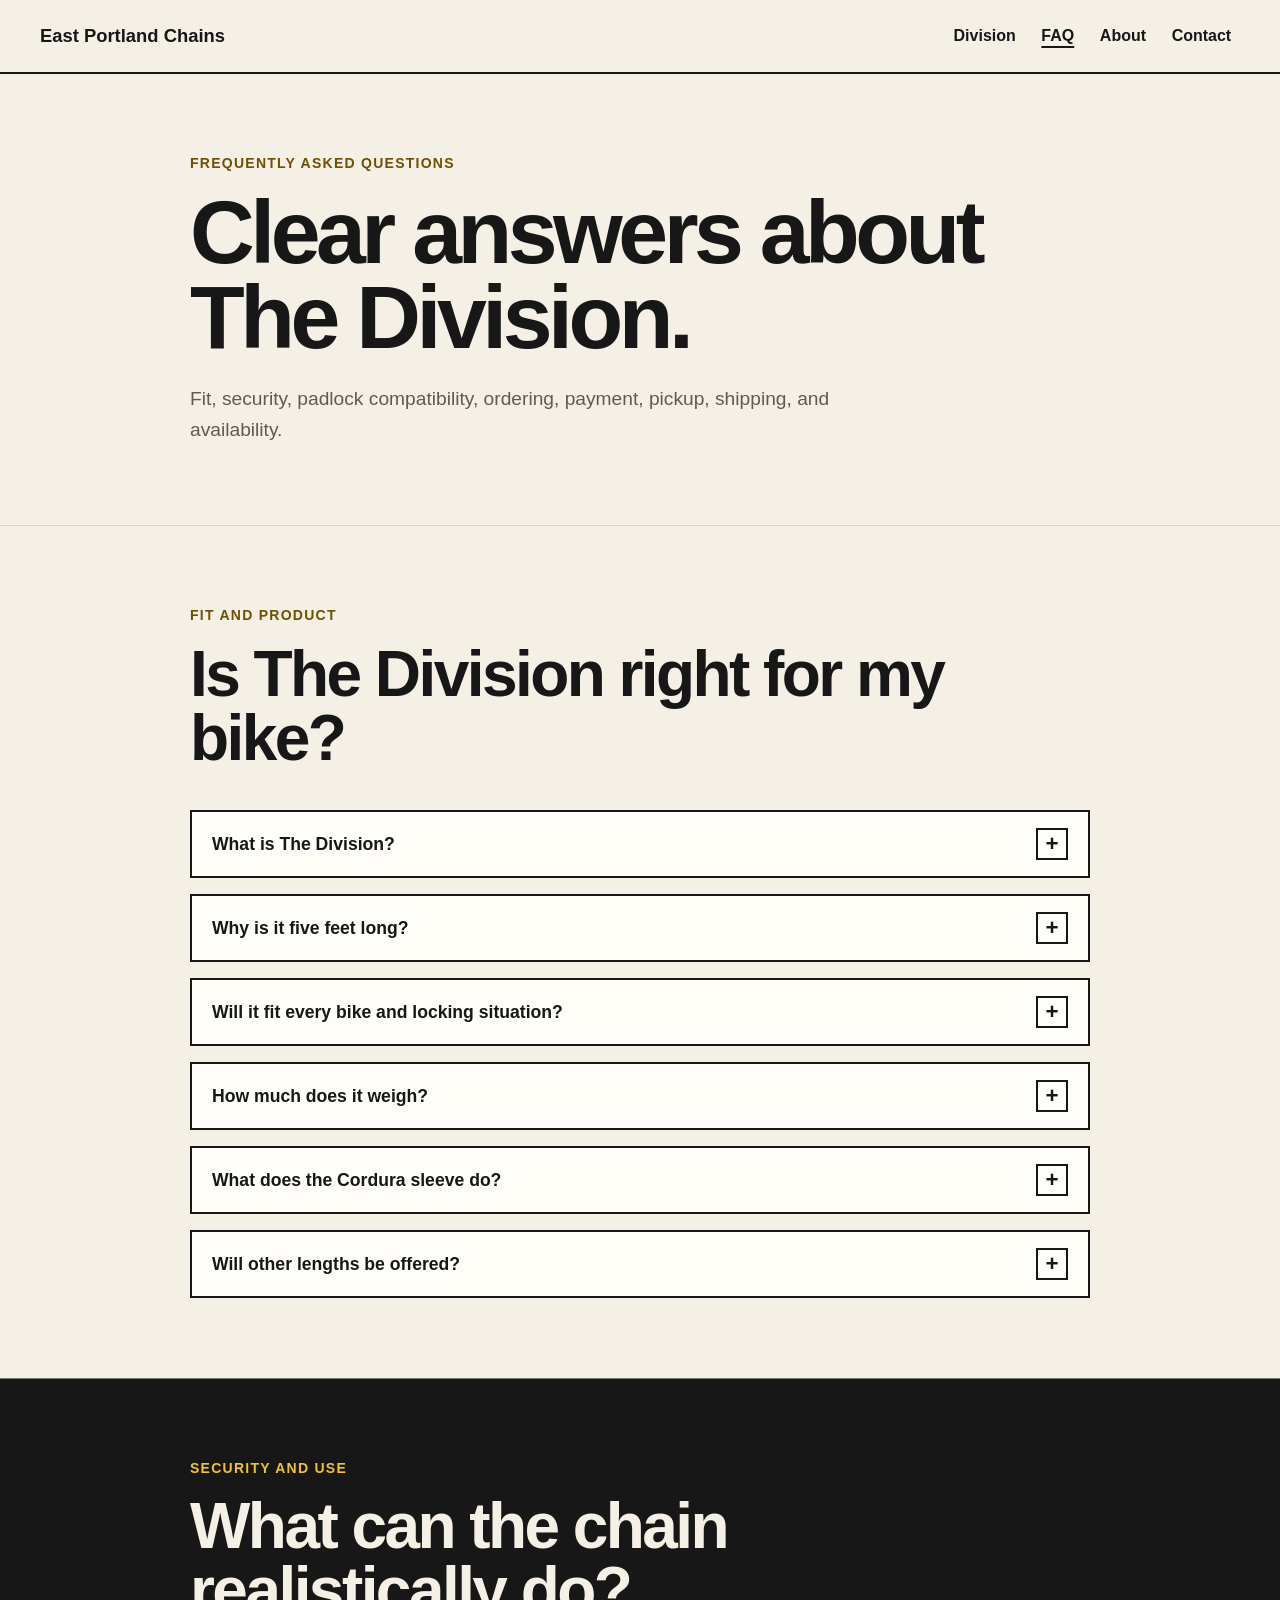
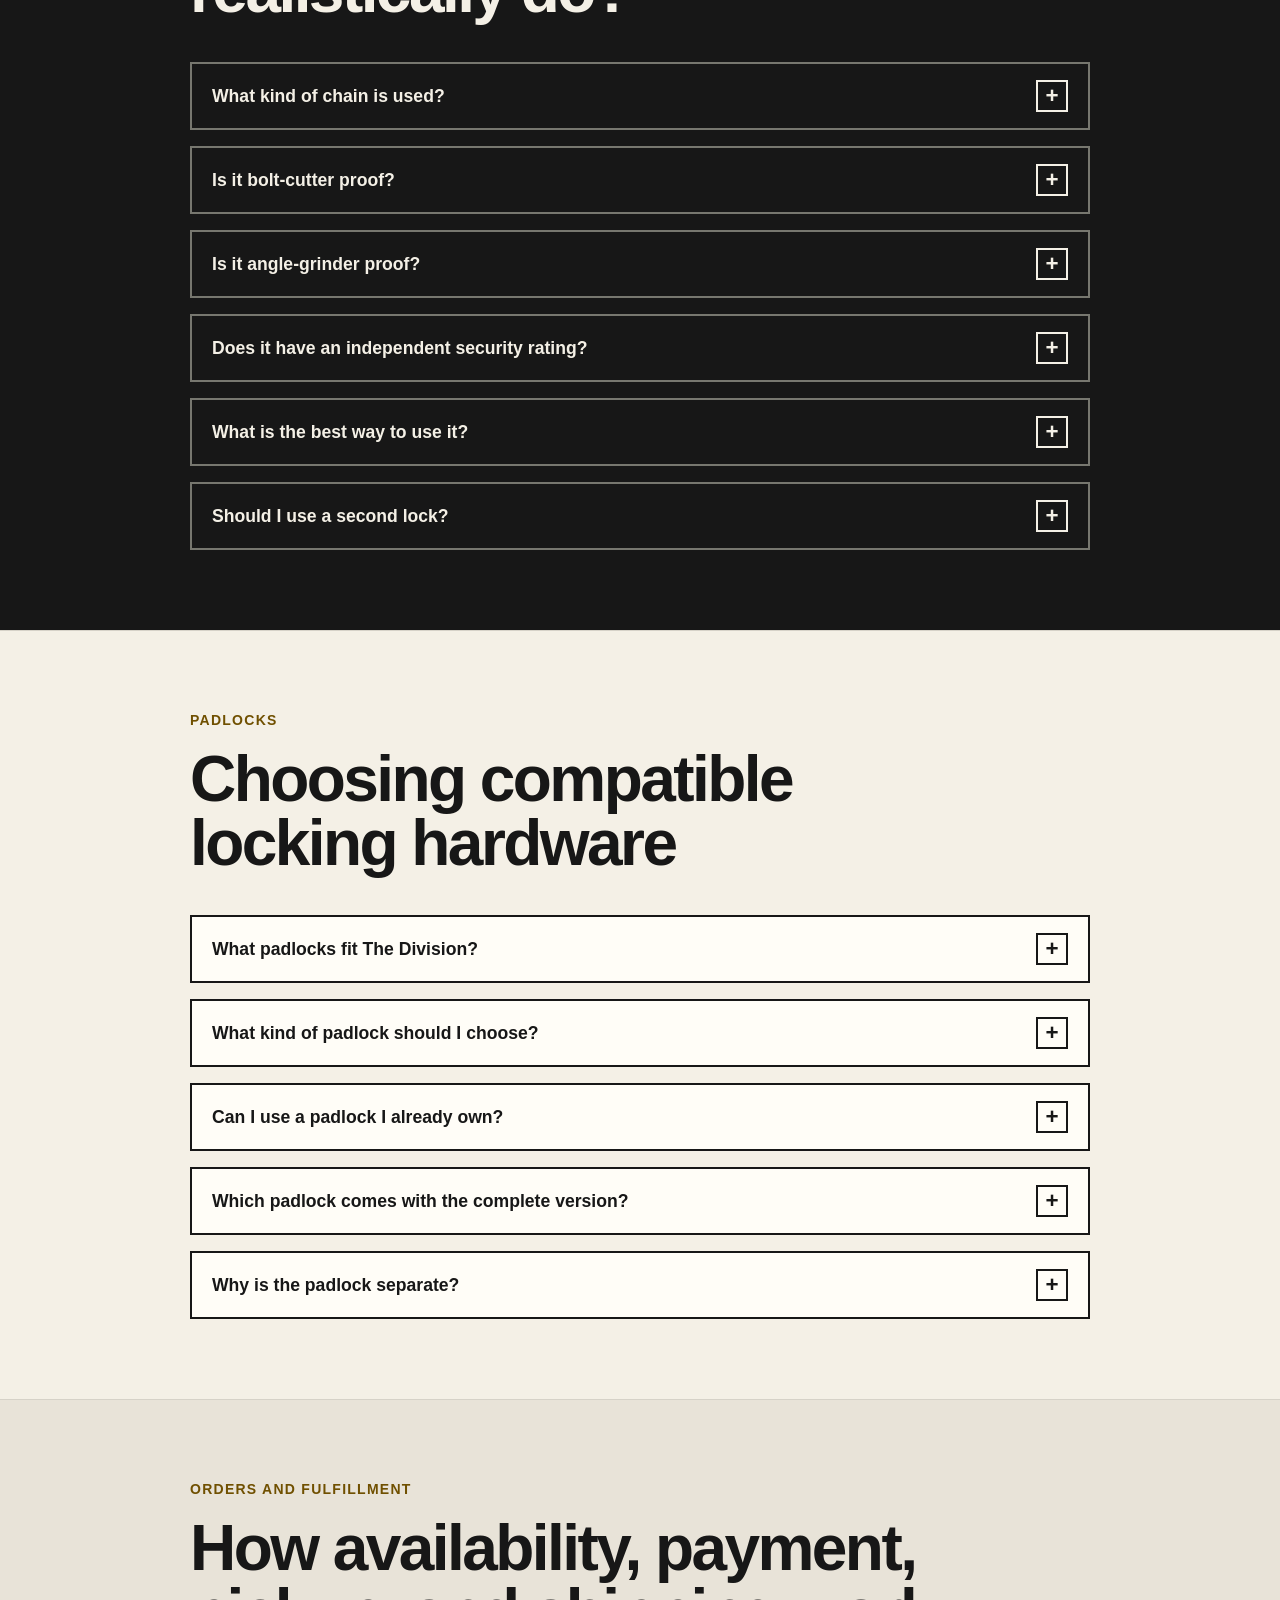
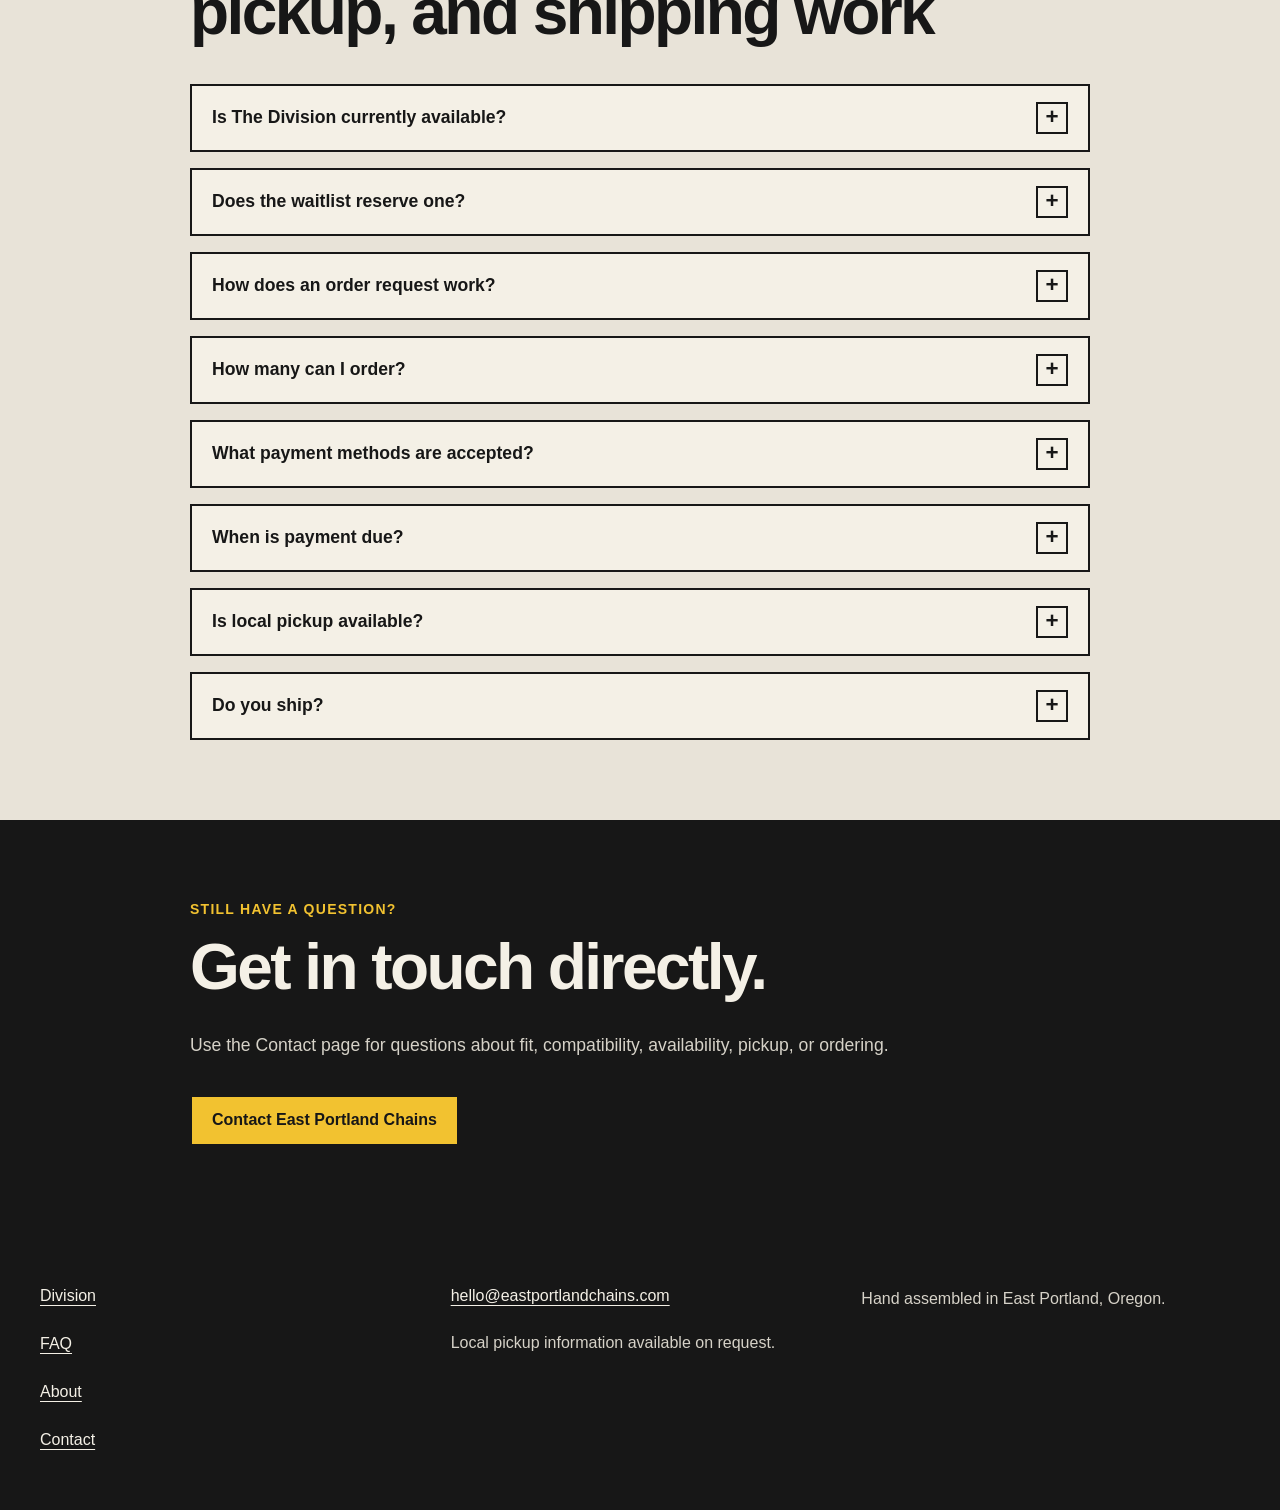
<file: faq.html>
<!DOCTYPE html>
<html lang="en">
<head>
  <meta charset="UTF-8">
  <meta name="viewport" content="width=device-width, initial-scale=1.0">

  <title>FAQ | East Portland Chains</title>

  <meta
    name="description"
    content="Answers about The Division, fit, chain specifications, padlock compatibility, security, ordering, pickup, shipping, payment, and the waitlist."
  >

  <link rel="stylesheet" href="assets/css/styles.css?v=lock1">
</head>

<body>
  <a class="skip-link" href="#main-content">
    Skip to main content
  </a>

  <header class="site-header">
    <a class="site-logo" href="index.html">
      East Portland Chains
    </a>

    <nav class="site-nav" aria-label="Primary navigation">
      <a href="division.html">Division</a>
      <a href="faq.html" aria-current="page">FAQ</a>
      <a href="about.html">About</a>
      <a href="contact.html">Contact</a>
    </nav>
  </header>

  <main id="main-content">
    <section class="page-hero" aria-labelledby="faq-heading">
      <div class="section-inner">
        <p class="eyebrow">Frequently Asked Questions</p>

        <h1 id="faq-heading">
          Clear answers about The Division.
        </h1>

        <p>
          Fit, security, padlock compatibility, ordering, payment,
          pickup, shipping, and availability.
        </p>
      </div>
    </section>

    <section
      class="faq-section"
      aria-labelledby="fit-heading"
    >
      <div class="faq-section-inner">
        <p class="section-label">Fit and Product</p>

        <h2 id="fit-heading">
          Is The Division right for my bike?
        </h2>

        <div class="faq-list">
          <details>
            <summary>What is The Division?</summary>

            <div class="faq-answer">
              <p>
                The Division is a five-foot bicycle-security chain built from
                9/32-inch Pewag square security chain.
              </p>

              <p>
                It is covered with a black Cordura sleeve, finished with
                heat-shrink material at the ends, and hand assembled in East
                Portland.
              </p>
            </div>
          </details>

          <details>
            <summary>Why is it five feet long?</summary>

            <div class="faq-answer">
              <p>
                Five feet is the general-purpose length: enough reach for many
                everyday locking situations without the extra weight and bulk
                of a much longer chain.
              </p>

              <p>
                In many common setups, it can route around a secure object,
                through the rear triangle, and through the front wheel in one
                continuous path.
              </p>
            </div>
          </details>

          <details>
            <summary>Will it fit every bike and locking situation?</summary>

            <div class="faq-answer">
              <p>
                No single chain length fits every bicycle, anchor, and parking
                layout.
              </p>

              <p>
                The five-foot Division is intended to cover most conventional
                bicycles and common locking situations. Very large frames,
                cargo bikes, oversized posts, or awkward parking geometry may
                require more reach.
              </p>
            </div>
          </details>

          <details>
            <summary>How much does it weigh?</summary>

            <div class="faq-answer">
              <p>
                The raw chain weighs about 0.75 pounds per foot, or roughly
                3.75 pounds for five feet.
              </p>

              <p>
                The finished chain weighs slightly more once the sleeve and end
                finishing are added. A padlock adds additional weight.
              </p>
            </div>
          </details>

          <details>
            <summary>What does the Cordura sleeve do?</summary>

            <div class="faq-answer">
              <p>
                The sleeve helps protect bicycle finishes, reduces noise, and
                makes the chain easier to handle.
              </p>

              <p>
                It is not intended to add meaningful cutting resistance.
              </p>
            </div>
          </details>

          <details>
            <summary>Will other lengths be offered?</summary>

            <div class="faq-answer">
              <p>
                The five-foot version is the initial general-purpose model.
                Shorter and longer Division options may be offered later for
                riders with different bikes, carrying preferences, and locking
                habits.
              </p>
            </div>
          </details>
        </div>
      </div>
    </section>

    <section
      class="faq-section faq-section-dark"
      aria-labelledby="security-heading"
    >
      <div class="faq-section-inner">
        <p class="section-label">Security and Use</p>

        <h2 id="security-heading">
          What can the chain realistically do?
        </h2>

        <div class="faq-list">
          <details>
            <summary>What kind of chain is used?</summary>

            <div class="faq-answer">
              <p>
                The Division uses Pewag 9/32-inch square security chain with an
                electro-galvanized finish.
              </p>

              <p>
                The chain is case-hardened to a listed surface hardness of
                62 HRC through approximately ten percent of the material depth,
                with a listed core hardness of 49 HRC.
              </p>

              <p>
                The square profile is designed to make it harder for
                conventional bolt-cutter jaws to gain an effective bite than
                they would on a similarly sized round link.
              </p>
            </div>
          </details>

          <details>
            <summary>Is it bolt-cutter proof?</summary>

            <div class="faq-answer">
              <p>
                No bicycle-security product should be treated as undefeatable.
              </p>

              <p>
                The hardened square links are designed to resist conventional
                bolt-cutter attacks, but tool size, leverage, access, technique,
                and attack time all matter.
              </p>
            </div>
          </details>

          <details>
            <summary>Is it angle-grinder proof?</summary>

            <div class="faq-answer">
              <p>
                No. The Division is not marketed as angle-grinder proof.
              </p>

              <p>
                Powered cutting tools can defeat conventional steel security
                products given enough access and time.
              </p>
            </div>
          </details>

          <details>
            <summary>Does it have an independent security rating?</summary>

            <div class="faq-answer">
              <p>
                No. The complete chain-and-padlock system has not been certified
                by an independent bicycle-lock rating organization.
              </p>

              <p>
                East Portland Chains publishes the component specifications
                instead of assigning an unsupported security grade.
              </p>
            </div>
          </details>

          <details>
            <summary>What is the best way to use it?</summary>

            <div class="faq-answer">
              <p>
                Secure the bicycle frame to a fixed object that cannot be
                easily removed or cut. When the geometry allows, route the
                chain through the rear triangle and front wheel as well.
              </p>

              <p>
                Keep the chain reasonably snug, minimize open space, and avoid
                leaving large loops on the ground where an attacker may have
                more room to position tools.
              </p>
            </div>
          </details>

          <details>
            <summary>Should I use a second lock?</summary>

            <div class="faq-answer">
              <p>
                That depends on the value of the bicycle, theft risk, parking
                location, and how long it will be left unattended.
              </p>

              <p>
                A second lock can secure another component or require a thief to
                use more than one attack method.
              </p>
            </div>
          </details>
        </div>
      </div>
    </section>

    <section
      class="faq-section"
      aria-labelledby="padlock-heading"
    >
      <div class="faq-section-inner">
        <p class="section-label">Padlocks</p>

        <h2 id="padlock-heading">
          Choosing compatible locking hardware
        </h2>

        <div class="faq-list">
          <details>
            <summary>What padlocks fit The Division?</summary>

            <div class="faq-answer">
              <p>
                The Division is designed to accept compatible padlocks with a
                shackle diameter of 10 mm or smaller.
              </p>

              <p>
                Diameter is not the only consideration. The shackle opening,
                shape, clearance, and lock-body geometry must also allow the
                chain links to close correctly.
              </p>
            </div>
          </details>

          <details>
            <summary>What kind of padlock should I choose?</summary>

            <div class="faq-answer">
              <p>
                A hardened locking member, sturdy metal body, secure locking
                mechanism, and limited exposed shackle are useful features for
                a bicycle-security application.
              </p>

              <p>
                Closed-shackle and short-exposed-shackle designs generally
                leave less room for cutting and leverage attacks, but the lock
                must still provide enough clearance for the chain links.
              </p>
            </div>
          </details>

          <details>
            <summary>Can I use a padlock I already own?</summary>

            <div class="faq-answer">
              <p>
                Yes, provided it fits the chain correctly and is suitable for
                the level of security you need.
              </p>

              <p>
                The chain-only configuration is intended for riders who already
                own compatible hardware or prefer to select their own lock.
              </p>
            </div>
          </details>

          <details>
            <summary>Which padlock comes with the complete version?</summary>

            <div class="faq-answer">
              <p>
                The chain-and-padlock configuration includes a Squire MERC50CS
                closed-shackle padlock.
              </p>

              <p>
                It was selected as a practical match for the 7 mm Pewag chain,
                with protected locking geometry and enough clearance to connect
                the chain links correctly.
              </p>
            </div>
          </details>

          <details>
            <summary>Why is the padlock separate?</summary>

            <div class="faq-answer">
              <p>
                Keeping the lock separate lets riders replace or upgrade one
                component without replacing the entire system.
              </p>

              <p>
                It also allows riders to choose a padlock that fits their
                budget, security needs, and carrying preferences.
              </p>
            </div>
          </details>
        </div>
      </div>
    </section>

    <section
      class="faq-section faq-section-muted"
      aria-labelledby="ordering-heading"
    >
      <div class="faq-section-inner">
        <p class="section-label">Orders and Fulfillment</p>

        <h2 id="ordering-heading">
          How availability, payment, pickup, and shipping work
        </h2>

        <div class="faq-list">
          <details>
            <summary>Is The Division currently available?</summary>

            <div class="faq-answer">
              <p>
                Current availability is shown on the product page.
              </p>

              <p>
                When inventory is unavailable, the site directs visitors to the
                waitlist instead of accepting order requests.
              </p>
            </div>
          </details>

          <details>
            <summary>Does the waitlist reserve one?</summary>

            <div class="faq-answer">
              <p>
                No. The waitlist is for restock notifications only.
              </p>

              <p>
                It does not create a reservation, require payment, or guarantee
                availability.
              </p>
            </div>
          </details>

          <details>
            <summary>How does an order request work?</summary>

            <div class="faq-answer">
              <p>
                Submitting the form creates an order request, not an immediate
                final sale.
              </p>

              <p>
                East Portland Chains reviews availability, configuration,
                fulfillment, shipping if applicable, and payment details before
                confirming the order.
              </p>
            </div>
          </details>

          <details>
            <summary>How many can I order?</summary>

            <div class="faq-answer">
              <p>
                The initial launch is limited to one Division per order.
              </p>
            </div>
          </details>

          <details>
            <summary>What payment methods are accepted?</summary>

            <div class="faq-answer">
              <p>
                Available payment methods may include cash for local pickup,
                Zelle, and credit or debit card payment through Square.
              </p>

              <p>
                The available options depend on the fulfillment method and will
                be confirmed before payment.
              </p>
            </div>
          </details>

          <details>
            <summary>When is payment due?</summary>

            <div class="faq-answer">
              <p>
                Payment is requested only after availability and the order
                details are confirmed.
              </p>

              <p>
                Orders using advance payment may be held for up to 48 hours
                while payment is completed.
              </p>
            </div>
          </details>

          <details>
            <summary>Is local pickup available?</summary>

            <div class="faq-answer">
              <p>
                Yes. Local pickup or handoff is available Downtown and in the
                East Portland area by arrangement.
              </p>

              <p>
                The exact time and location will be coordinated after the order
                request is reviewed.
              </p>
            </div>
          </details>

          <details>
            <summary>Do you ship?</summary>

            <div class="faq-answer">
              <p>
                Shipping is available within the contiguous United States.
              </p>

              <p>
                Actual shipping cost is added after the destination and package
                details are confirmed.
              </p>
            </div>
          </details>
        </div>
      </div>
    </section>

    <section
      class="content-section about-cta"
      aria-labelledby="faq-cta-heading"
    >
      <div class="section-inner">
        <p class="section-label">Still Have a Question?</p>

        <h2 id="faq-cta-heading">
          Get in touch directly.
        </h2>

        <p>
          Use the Contact page for questions about fit, compatibility,
          availability, pickup, or ordering.
        </p>

        <a class="button" href="contact.html">
          Contact East Portland Chains
        </a>
      </div>
    </section>
  </main>

  <footer class="site-footer">
    <div class="site-footer-inner">
      <nav aria-label="Footer navigation">
        <a href="division.html">Division</a>
        <a href="faq.html" aria-current="page">FAQ</a>
        <a href="about.html">About</a>
        <a href="contact.html">Contact</a>
      </nav>

      <div class="site-footer-contact">
        <a href="mailto:hello@eastportlandchains.com">
          hello@eastportlandchains.com
        </a>

        <p>
          Local pickup information available on request.
        </p>
      </div>

      <p class="site-footer-local">
        Hand assembled in East Portland, Oregon.
      </p>
    </div>
  </footer>

  <script src="assets/js/main.js?v=contact1"></script>
</body>
</html>
</file>
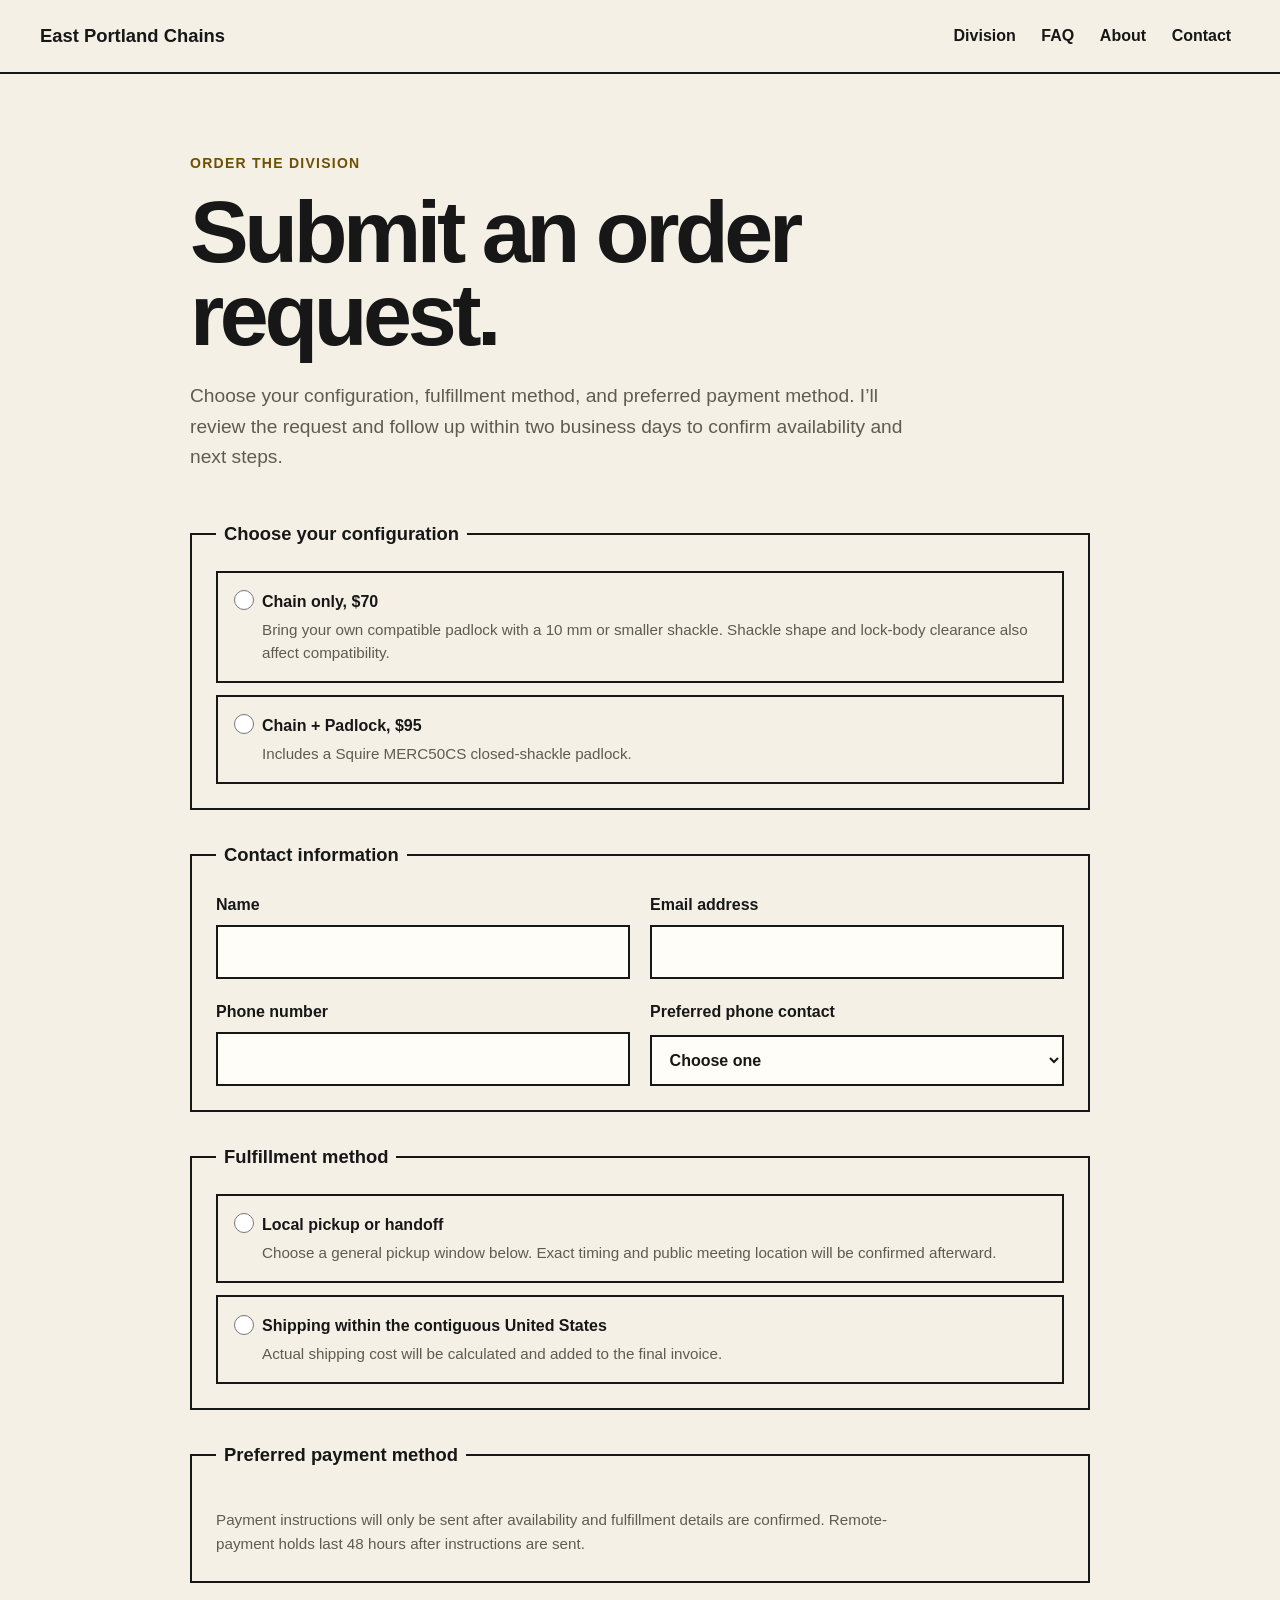
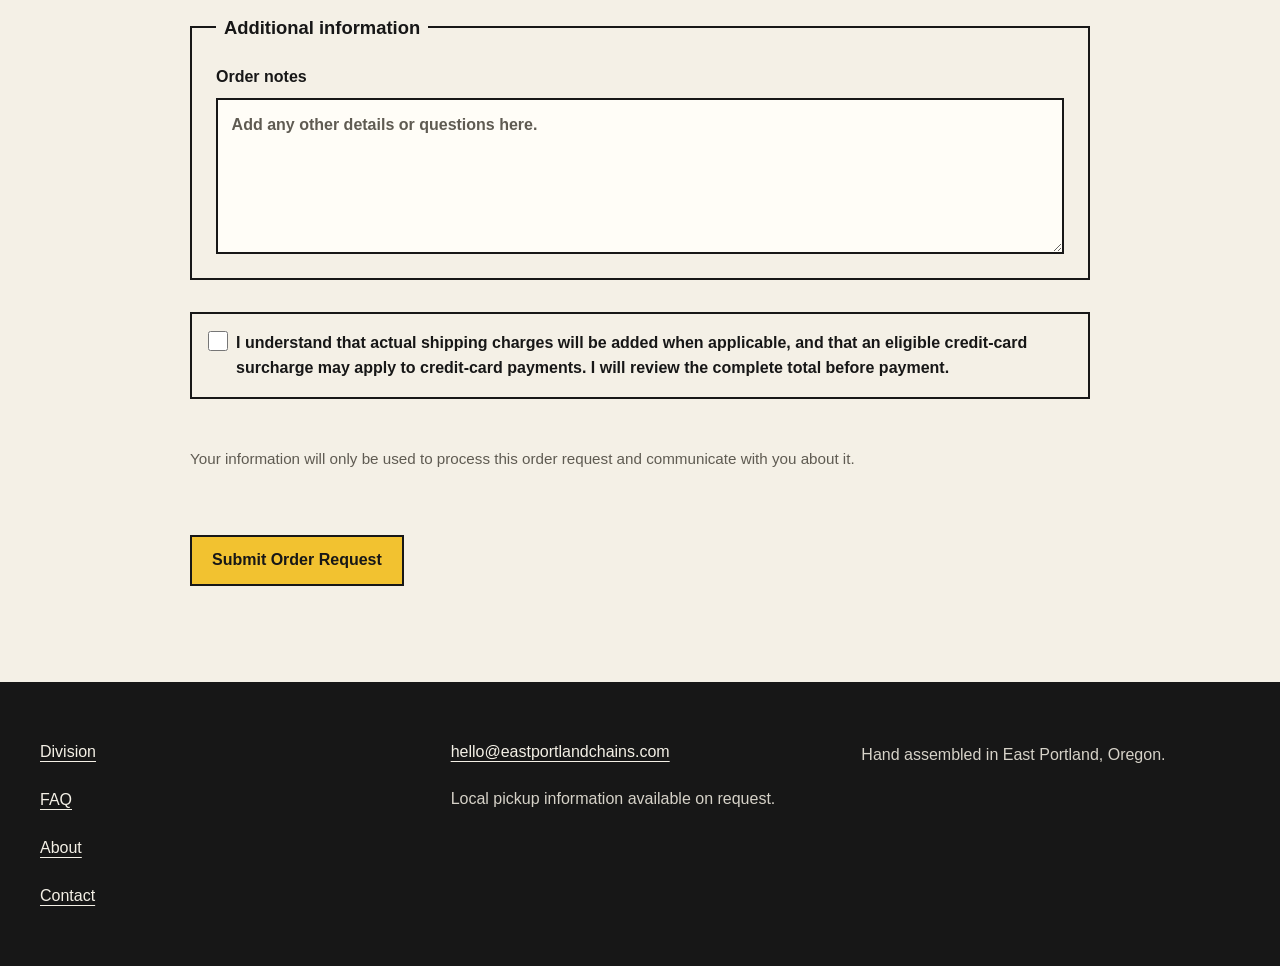
<file: order.html>
<!DOCTYPE html>
<html lang="en">
<head>
  <meta charset="UTF-8">
  <meta name="viewport" content="width=device-width, initial-scale=1.0">

  <title>Order The Division | East Portland Chains</title>

  <meta
    name="description"
    content="Submit an order request for The Division bike security chain from East Portland Chains."
  >

  <script
    src="https://challenges.cloudflare.com/turnstile/v0/api.js"
    async
    defer
  ></script>

  <link rel="stylesheet" href="assets/css/styles.css?v=lock1">
</head>

<body>
  <a class="skip-link" href="#main-content">
    Skip to main content
  </a>

  <header class="site-header">
    <a class="site-logo" href="index.html">
      East Portland Chains
    </a>

    <nav class="site-nav" aria-label="Primary navigation">
      <a href="division.html">Division</a>
      <a href="faq.html">FAQ</a>
      <a href="about.html">About</a>
      <a href="contact.html">Contact</a>
    </nav>
  </header>

  <main id="main-content">
    <section
      class="order-page"
      aria-labelledby="order-page-heading"
    >
      <div class="order-page-inner">
        <p class="section-label">Order The Division</p>

        <h1 id="order-page-heading">
          Submit an order request.
        </h1>

        <p class="order-page-intro">
          Choose your configuration, fulfillment method, and preferred payment
          method. I’ll review the request and follow up within two business days
          to confirm availability and next steps.
        </p>

        <form
          class="order-form"
          id="division-order-form"
        >
          <fieldset>
            <legend>Choose your configuration</legend>

            <label class="form-option">
              <input
                type="radio"
                name="configuration"
                value="Chain only, $70"
                required
              >

              <span>
                <strong>Chain only, $70</strong>

                <small>
                  Bring your own compatible padlock with a 10 mm or smaller
                  shackle. Shackle shape and lock-body clearance also affect
                  compatibility.
                </small>
              </span>
            </label>

            <label class="form-option">
              <input
                type="radio"
                name="configuration"
                value="Chain + Padlock, $95"
                required
              >

              <span>
                <strong>Chain + Padlock, $95</strong>

                <small>
                  Includes a Squire MERC50CS closed-shackle padlock.
                </small>
              </span>
            </label>
          </fieldset>

          <fieldset>
            <legend>Contact information</legend>

            <div class="form-grid">
              <label>
                Name

                <input
                  type="text"
                  name="fullName"
                  autocomplete="name"
                  required
                >
              </label>

              <label>
                Email address

                <input
                  type="email"
                  name="email"
                  autocomplete="email"
                  required
                >
              </label>

              <label>
                Phone number

                <input
                  type="tel"
                  name="phone"
                  autocomplete="tel"
                  required
                >
              </label>

              <label>
                Preferred phone contact

                <select
                  name="phoneContactPreference"
                  required
                >
                  <option value="">Choose one</option>
                  <option value="Text message">Text message</option>
                  <option value="Phone call">Phone call</option>
                  <option value="Either text or phone call">
                    Either text or phone call
                  </option>
                </select>
              </label>
            </div>
          </fieldset>

          <fieldset>
            <legend>Fulfillment method</legend>

            <label class="form-option">
              <input
                type="radio"
                name="fulfillment"
                value="Local pickup or handoff"
                required
              >

              <span>
                <strong>Local pickup or handoff</strong>

                <small>
                  Choose a general pickup window below. Exact timing and public
                  meeting location will be confirmed afterward.
                </small>
              </span>
            </label>

            <label class="form-option">
              <input
                type="radio"
                name="fulfillment"
                value="Shipping within the contiguous United States"
                required
              >

              <span>
                <strong>
                  Shipping within the contiguous United States
                </strong>

                <small>
                  Actual shipping cost will be calculated and added to the final
                  invoice.
                </small>
              </span>
            </label>
          </fieldset>

          <section
            class="conditional-section"
            id="pickup-fields"
            aria-labelledby="pickup-window-heading"
            hidden
          >
            <fieldset>
              <legend id="pickup-window-heading">
                Preferred pickup window
              </legend>

              <label>
                General handoff window

                <select name="pickupWindow">
                  <option value="">Choose one</option>

                  <option value="Tuesday midday, downtown Portland">
                    Tuesday midday, downtown Portland
                  </option>

                  <option value="Tuesday late afternoon, along SE Division">
                    Tuesday late afternoon, along SE Division
                  </option>

                  <option value="Thursday or Friday midday, outer East Portland">
                    Thursday or Friday midday, outer East Portland
                  </option>

                  <option value="Weekend, schedule permitting">
                    Weekend, schedule permitting
                  </option>

                  <option value="Other scheduling needs">
                    Other scheduling needs
                  </option>
                </select>
              </label>

              <label>
                Scheduling notes

                <textarea
                  name="schedulingNotes"
                  rows="5"
                  placeholder="Share any scheduling details or other needs here."
                ></textarea>
              </label>
            </fieldset>
          </section>

          <section
            class="conditional-section"
            id="shipping-fields"
            aria-labelledby="shipping-address-heading"
            hidden
          >
            <fieldset>
              <legend id="shipping-address-heading">
                Shipping address
              </legend>

              <div class="form-grid">
                <label class="form-grid-wide">
                  Street address

                  <input
                    type="text"
                    name="shippingAddress"
                    autocomplete="shipping street-address"
                  >
                </label>

                <label>
                  Apartment, suite, or unit

                  <input
                    type="text"
                    name="shippingAddressLine2"
                    autocomplete="shipping address-line2"
                  >
                </label>

                <label>
                  City

                  <input
                    type="text"
                    name="shippingCity"
                    autocomplete="shipping address-level2"
                  >
                </label>

                <label>
                  State

                  <select
                    name="shippingState"
                    autocomplete="shipping address-level1"
                    aria-describedby="shipping-availability"
                  >
                    <option value="">Choose one</option>
                    <option value="AL">Alabama</option>
                    <option value="AZ">Arizona</option>
                    <option value="AR">Arkansas</option>
                    <option value="CA">California</option>
                    <option value="CO">Colorado</option>
                    <option value="CT">Connecticut</option>
                    <option value="DE">Delaware</option>
                    <option value="FL">Florida</option>
                    <option value="GA">Georgia</option>
                    <option value="ID">Idaho</option>
                    <option value="IL">Illinois</option>
                    <option value="IN">Indiana</option>
                    <option value="IA">Iowa</option>
                    <option value="KS">Kansas</option>
                    <option value="KY">Kentucky</option>
                    <option value="LA">Louisiana</option>
                    <option value="ME">Maine</option>
                    <option value="MD">Maryland</option>
                    <option value="MA">Massachusetts</option>
                    <option value="MI">Michigan</option>
                    <option value="MN">Minnesota</option>
                    <option value="MS">Mississippi</option>
                    <option value="MO">Missouri</option>
                    <option value="MT">Montana</option>
                    <option value="NE">Nebraska</option>
                    <option value="NV">Nevada</option>
                    <option value="NH">New Hampshire</option>
                    <option value="NJ">New Jersey</option>
                    <option value="NM">New Mexico</option>
                    <option value="NY">New York</option>
                    <option value="NC">North Carolina</option>
                    <option value="ND">North Dakota</option>
                    <option value="OH">Ohio</option>
                    <option value="OK">Oklahoma</option>
                    <option value="OR">Oregon</option>
                    <option value="PA">Pennsylvania</option>
                    <option value="RI">Rhode Island</option>
                    <option value="SC">South Carolina</option>
                    <option value="SD">South Dakota</option>
                    <option value="TN">Tennessee</option>
                    <option value="TX">Texas</option>
                    <option value="UT">Utah</option>
                    <option value="VT">Vermont</option>
                    <option value="VA">Virginia</option>
                    <option value="WA">Washington</option>
                    <option value="WV">West Virginia</option>
                    <option value="WI">Wisconsin</option>
                    <option value="WY">Wyoming</option>
                  </select>
                </label>

                <label>
                  ZIP code

                  <input
                    type="text"
                    name="shippingZip"
                    inputmode="numeric"
                    autocomplete="shipping postal-code"
                    pattern="[0-9]{5}(-[0-9]{4})?"
                    title="Enter a five-digit ZIP code or ZIP+4."
                    aria-describedby="shipping-availability"
                  >
                </label>
              </div>

              <p
                class="form-help"
                id="shipping-availability"
              >
                Shipping is currently available only within the contiguous
                United States.
              </p>
            </fieldset>
          </section>

          <fieldset>
            <legend>Preferred payment method</legend>

            <div
              id="pickup-payment-options"
              hidden
            >
              <label class="form-option">
                <input
                  type="radio"
                  name="paymentMethod"
                  value="Cash at handoff"
                >

                <span>
                  <strong>Cash at handoff</strong>
                </span>
              </label>

              <label class="form-option">
                <input
                  type="radio"
                  name="paymentMethod"
                  value="Zelle ahead of pickup"
                >

                <span>
                  <strong>Zelle ahead of pickup</strong>
                </span>
              </label>

              <label class="form-option">
                <input
                  type="radio"
                  name="paymentMethod"
                  value="Credit or debit card ahead through Square"
                >

                <span>
                  <strong>
                    Credit or debit card ahead through Square
                  </strong>
                </span>
              </label>

              <label class="form-option">
                <input
                  type="radio"
                  name="paymentMethod"
                  value="Credit or debit card at handoff through Square"
                >

                <span>
                  <strong>
                    Credit or debit card at handoff through Square
                  </strong>
                </span>
              </label>
            </div>

            <div
              id="shipping-payment-options"
              hidden
            >
              <label class="form-option">
                <input
                  type="radio"
                  name="paymentMethod"
                  value="Zelle"
                >

                <span>
                  <strong>Zelle</strong>
                </span>
              </label>

              <label class="form-option">
                <input
                  type="radio"
                  name="paymentMethod"
                  value="Credit or debit card through Square"
                >

                <span>
                  <strong>
                    Credit or debit card through Square
                  </strong>
                </span>
              </label>
            </div>

            <p
              class="form-help"
              id="payment-help"
            >
              Payment instructions will only be sent after availability and
              fulfillment details are confirmed. Remote-payment holds last
              48 hours after instructions are sent.
            </p>
          </fieldset>

          <fieldset>
            <legend>Additional information</legend>

            <label>
              Order notes

              <textarea
                name="orderNotes"
                rows="5"
                placeholder="Add any other details or questions here."
              ></textarea>
            </label>
          </fieldset>

          <div class="form-acknowledgment">
            <label class="form-option">
              <input
                type="checkbox"
                name="pricingAcknowledgment"
                value="Acknowledged"
                required
              >

              <span>
                I understand that actual shipping charges will be added when
                applicable, and that an eligible credit-card surcharge may
                apply to credit-card payments. I will review the complete total
                before payment.
              </span>
            </label>
          </div>

          <p class="form-privacy">
            Your information will only be used to process this order request
            and communicate with you about it.
          </p>

          <div
            class="cf-turnstile"
            data-sitekey="0x4AAAAAAD521rPzq1whVGo3"
            data-theme="auto"
          ></div>

          <div
            class="form-status"
            id="order-form-status"
            role="status"
            aria-live="polite"
            tabindex="-1"
            hidden
          ></div>

          <button
            class="button form-submit"
            type="submit"
          >
            Submit Order Request
          </button>
        </form>
      </div>
    </section>
  </main>

  <footer class="site-footer">
    <div class="site-footer-inner">
      <nav aria-label="Footer navigation">
        <a href="division.html">Division</a>
        <a href="faq.html">FAQ</a>
        <a href="about.html">About</a>
        <a href="contact.html">Contact</a>
      </nav>

      <div class="site-footer-contact">
        <a href="mailto:hello@eastportlandchains.com">
          hello@eastportlandchains.com
        </a>

        <p>
          Local pickup information available on request.
        </p>
      </div>

      <p class="site-footer-local">
        Hand assembled in East Portland, Oregon.
      </p>
    </div>
  </footer>

  <script src="assets/js/main.js?v=contact1"></script>
</body>
</html>
</file>
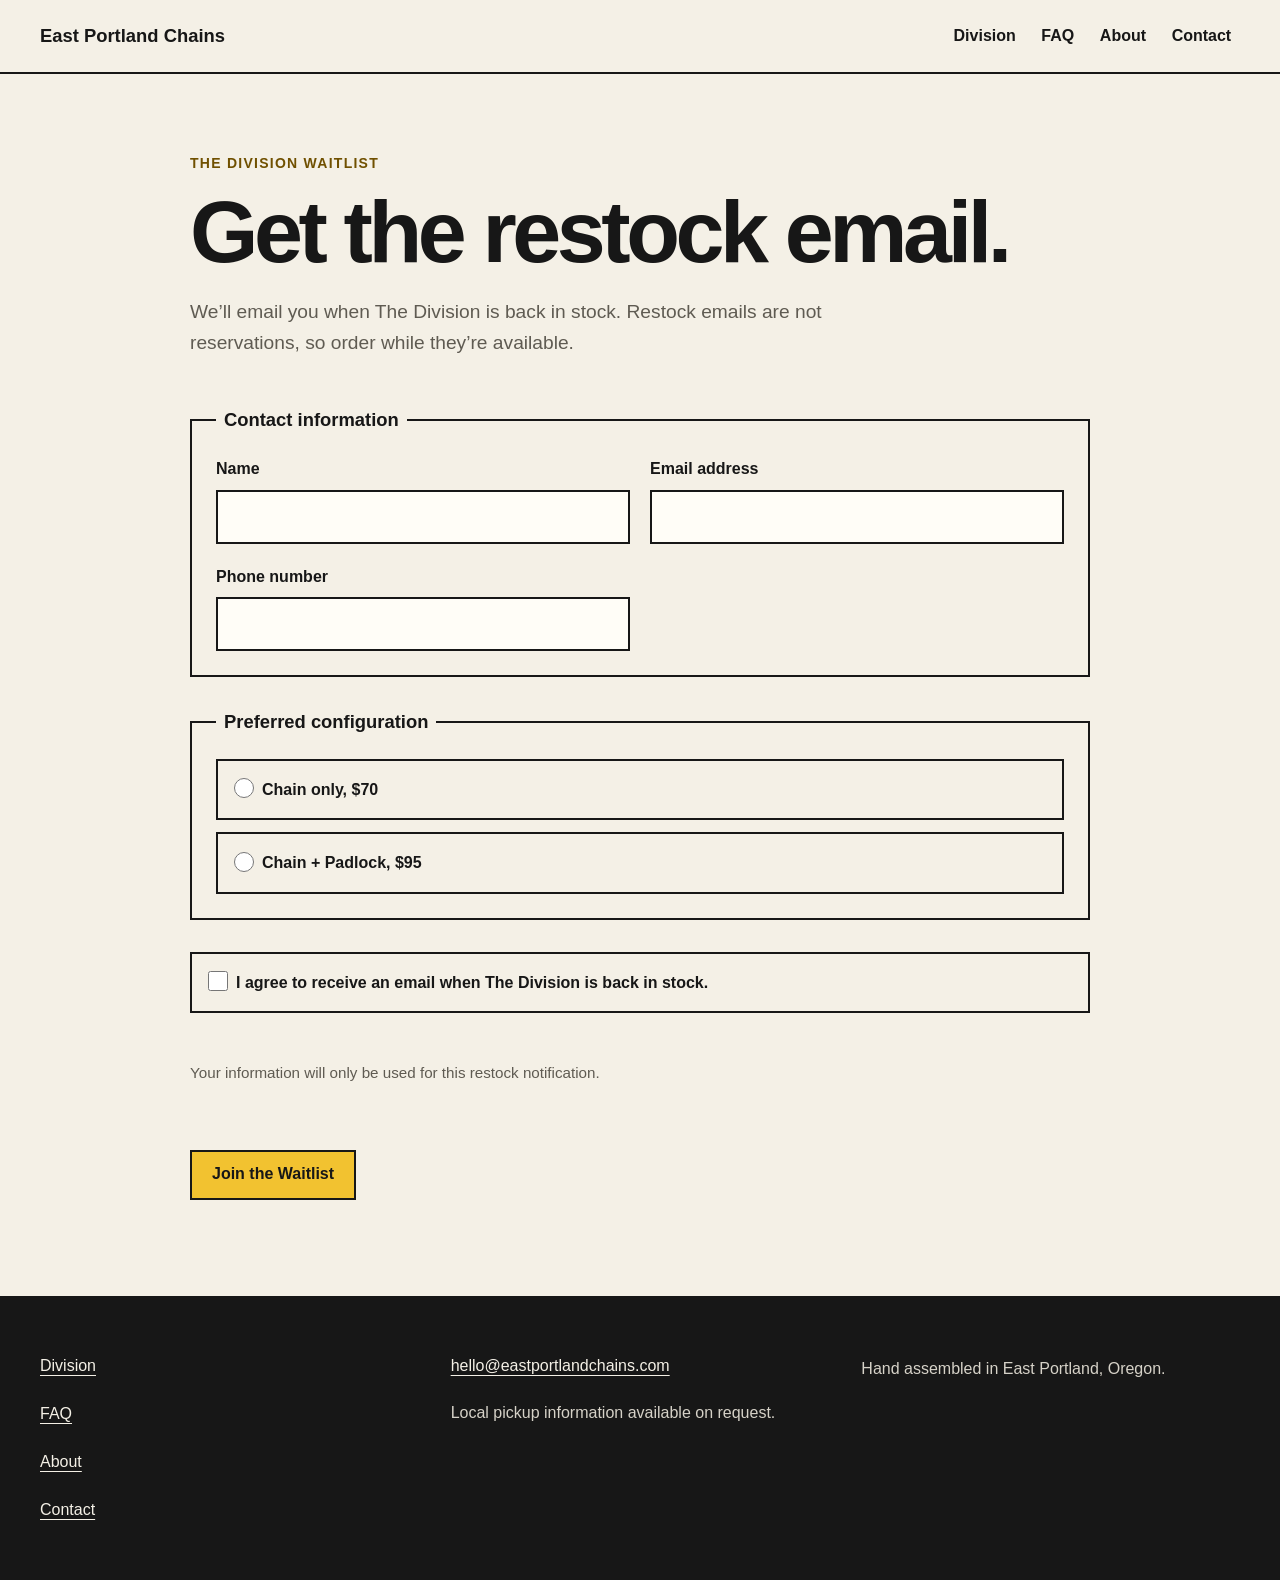
<file: waitlist.html>
<!DOCTYPE html>
<html lang="en">
<head>
  <meta charset="UTF-8">
  <meta name="viewport" content="width=device-width, initial-scale=1.0">

  <title>Join the Waitlist | East Portland Chains</title>

  <meta
    name="description"
    content="Join the restock waitlist for The Division bike security chain."
  >
<script
  src="https://challenges.cloudflare.com/turnstile/v0/api.js"
  async
  defer
></script>
  <link rel="stylesheet" href="assets/css/styles.css?v=contact1">
</head>

<body>
  <a class="skip-link" href="#main-content">
    Skip to main content
  </a>

  <header class="site-header">
    <a class="site-logo" href="index.html">
      East Portland Chains
    </a>

    <nav class="site-nav" aria-label="Primary navigation">
      <a href="division.html">Division</a>
      <a href="faq.html">FAQ</a>
      <a href="about.html">About</a>
      <a href="contact.html">Contact</a>
    </nav>
  </header>

  <main id="main-content">
    <section
      class="order-page"
      aria-labelledby="waitlist-page-heading"
    >
      <div class="order-page-inner">
        <p class="section-label">The Division Waitlist</p>

        <h1 id="waitlist-page-heading">
          Get the restock email.
        </h1>

        <p
          class="order-page-intro"
          id="waitlist-description"
        >
          We’ll email you when The Division is back in stock. Restock emails
          are not reservations, so order while they’re available.
        </p>

        <form
          class="order-form"
          id="division-waitlist-form"
          aria-describedby="waitlist-description"
        >
          <fieldset>
            <legend>Contact information</legend>

            <div class="form-grid">
              <label>
                Name

                <input
                  type="text"
                  name="fullName"
                  autocomplete="name"
                  required
                >
              </label>

              <label>
                Email address

                <input
                  type="email"
                  name="email"
                  autocomplete="email"
                  inputmode="email"
                  required
                >
              </label>

              <label>
                Phone number

                <input
                  type="tel"
                  name="phone"
                  autocomplete="tel"
                  inputmode="tel"
                >
              </label>
            </div>
          </fieldset>

          <fieldset>
            <legend>Preferred configuration</legend>

            <label class="form-option">
              <input
                type="radio"
                name="configuration"
                value="Chain only, $70"
                required
              >

              <span>
                <strong>Chain only, $70</strong>
              </span>
            </label>

            <label class="form-option">
              <input
                type="radio"
                name="configuration"
                value="Chain + Padlock, $95"
                required
              >

              <span>
                <strong>Chain + Padlock, $95</strong>
              </span>
            </label>
          </fieldset>

          <div class="form-acknowledgment">
            <label class="form-option">
              <input
                type="checkbox"
                name="restockConsent"
                value="Acknowledged"
                required
              >

              <span>
                I agree to receive an email when The Division is back in stock.
              </span>
            </label>
          </div>

          <p class="form-privacy">
            Your information will only be used for this restock notification.
          </p>
<div
  class="cf-turnstile"
  data-sitekey="0x4AAAAAAD521rPzq1whVGo3"
  data-theme="auto"
></div>
          <div
            class="form-status"
            id="waitlist-form-status"
            role="status"
            aria-live="polite"
            tabindex="-1"
            hidden
          ></div>

          <button
            class="button form-submit"
            type="submit"
          >
            Join the Waitlist
          </button>
        </form>
      </div>
    </section>
  </main>

  <footer class="site-footer">
    <div class="site-footer-inner">
      <nav aria-label="Footer navigation">
        <a href="division.html">Division</a>
        <a href="faq.html">FAQ</a>
        <a href="about.html">About</a>
        <a href="contact.html">Contact</a>
      </nav>

      <div class="site-footer-contact">
        <a href="mailto:hello@eastportlandchains.com">
          hello@eastportlandchains.com
        </a>

        <p>
          Local pickup information available on request.
        </p>
      </div>

      <p class="site-footer-local">
        Hand assembled in East Portland, Oregon.
      </p>
    </div>
  </footer>

  <script src="assets/js/main.js?v=contact1"></script>
</body>
</html>
</file>
<file: assets/css/styles.css>
:root {
  --black: #171717;
  --off-white: #f4f0e6;
  --white: #fffdf7;

  /*
    Bright yellow is reserved for dark backgrounds, buttons,
    and larger decorative elements.
  */
  --yellow: #f2c230;

  /*
    Dark gold provides readable accent text on light backgrounds.
  */
  --gold-dark: #705000;

  --gray: #5f5b52;
  --gray-light: #d6d2c8;
  --surface-muted: #e8e3d8;
  --dark-border: #77776f;

  --error: #9b1c1c;
  --success: #245c2a;

  --max-width: 1200px;
  --content-width: 900px;
  --reading-width: 760px;

  --focus-outline: #f2c230;
  --focus-shadow: #171717;
}

*,
*::before,
*::after {
  box-sizing: border-box;
}

html {
  scroll-behavior: smooth;
  background: var(--off-white);
}

body {
  min-width: 320px;
  margin: 0;
  background: var(--off-white);
  color: var(--black);
  font-family: Arial, Helvetica, sans-serif;
  font-size: 1rem;
  line-height: 1.6;
  text-rendering: optimizeLegibility;
}

img,
picture,
svg,
video {
  display: block;
  max-width: 100%;
}

button,
input,
select,
textarea {
  font: inherit;
}

button,
select,
input[type="checkbox"],
input[type="radio"] {
  cursor: pointer;
}

a {
  color: inherit;
  text-decoration-thickness: 0.1em;
  text-underline-offset: 0.2em;
}

p,
h1,
h2,
h3,
dl,
dd,
fieldset {
  overflow-wrap: break-word;
}

[hidden] {
  display: none !important;
}

/* Keyboard focus */

:focus {
  outline: none;
}

:focus-visible {
  outline: 3px solid var(--focus-outline);
  outline-offset: 3px;
  box-shadow: 0 0 0 6px var(--focus-shadow);
}

input:focus-visible,
select:focus-visible,
textarea:focus-visible {
  outline: 3px solid var(--yellow);
  outline-offset: 2px;
  box-shadow: 0 0 0 5px var(--black);
}

/* Skip navigation */

.skip-link {
  position: fixed;
  top: 0.75rem;
  left: 0.75rem;
  z-index: 1000;
  padding: 0.75rem 1rem;
  background: var(--yellow);
  color: var(--black);
  border: 2px solid var(--black);
  font-weight: 700;
  text-decoration: none;
  transform: translateY(-200%);
}

.skip-link:focus {
  transform: translateY(0);
}

/* Shared labels and controls */

.eyebrow,
.section-label {
  margin: 0 0 1rem;
  color: var(--gold-dark);
  font-size: 0.875rem;
  font-weight: 700;
  letter-spacing: 0.09em;
  line-height: 1.4;
  text-transform: uppercase;
}

.button {
  display: inline-flex;
  min-height: 48px;
  align-items: center;
  justify-content: center;
  padding: 0.8rem 1.25rem;
  background: var(--yellow);
  color: var(--black);
  border: 2px solid var(--black);
  border-radius: 0;
  font-weight: 700;
  line-height: 1.3;
  text-align: center;
  text-decoration: none;
}

.button:hover {
  background: var(--black);
  color: var(--off-white);
}

.button:active {
  transform: translateY(1px);
}

.button:disabled,
.button[aria-disabled="true"] {
  cursor: not-allowed;
  opacity: 0.6;
}

.text-link {
  display: inline-block;
  min-height: 44px;
  padding: 0.55rem 0;
  font-weight: 700;
  text-decoration: underline;
  text-decoration-thickness: 0.12em;
  text-underline-offset: 0.25em;
}

.text-link:hover {
  text-decoration-thickness: 0.18em;
}

/* Header */

.site-header {
  display: flex;
  width: min(100% - 2rem, var(--max-width));
  min-height: 72px;
  align-items: center;
  justify-content: space-between;
  gap: 2rem;
  margin: 0 auto;
  padding: 0.75rem 0;
}

.site-logo {
  display: inline-flex;
  min-height: 44px;
  align-items: center;
  font-size: 1.15rem;
  font-weight: 700;
  text-decoration: none;
}

.site-logo:hover {
  text-decoration: underline;
  text-underline-offset: 0.25rem;
}

.site-nav {
  display: flex;
  flex-wrap: wrap;
  gap: 0.25rem 0.5rem;
}

.site-nav a {
  display: inline-flex;
  min-height: 44px;
  align-items: center;
  padding: 0.45rem 0.55rem;
  font-weight: 600;
  text-decoration: none;
}

.site-nav a:hover,
.site-nav a:focus-visible {
  text-decoration: underline;
  text-underline-offset: 0.25rem;
}

.site-nav a[aria-current="page"] {
  text-decoration: underline;
  text-decoration-thickness: 0.14em;
  text-underline-offset: 0.3em;
}

/* Homepage hero */

.hero {
  display: grid;
  grid-template-columns: minmax(0, 1.1fr) minmax(280px, 0.9fr);
  width: min(100% - 2rem, var(--max-width));
  min-height: 75vh;
  align-items: center;
  gap: 4rem;
  margin: 0 auto;
  padding: 5rem 0;
}

.hero-copy {
  max-width: 650px;
}

.hero h1 {
  max-width: 700px;
  margin: 0;
  font-size: clamp(3rem, 8vw, 6.5rem);
  line-height: 0.95;
  letter-spacing: -0.055em;
}

.hero-copy > p:not(.eyebrow) {
  max-width: 580px;
  margin: 2rem 0;
  color: var(--gray);
  font-size: clamp(1.1rem, 2vw, 1.35rem);
}

.hero-image {
  display: grid;
  min-height: 440px;
  place-items: center;
  padding: 2rem;
  border: 2px dashed var(--black);
  font-weight: 700;
  text-align: center;
}

/* Why we exist */

.why-we-exist {
  background: var(--black);
  color: var(--off-white);
}

.section-inner {
  width: min(100% - 2rem, 820px);
  margin: 0 auto;
  padding: 6rem 0;
}

.why-we-exist .section-label {
  color: var(--yellow);
}

.why-we-exist h2 {
  margin: 0 0 2.5rem;
  font-size: clamp(2.25rem, 5vw, 4.5rem);
  line-height: 1;
  letter-spacing: -0.04em;
}

.why-we-exist p:not(.section-label) {
  max-width: 720px;
  margin: 0 0 1.25rem;
  color: var(--gray-light);
  font-size: 1.15rem;
}

/* Homepage Division preview */

.division-preview {
  background: var(--off-white);
  color: var(--black);
}

.division-preview-inner {
  display: grid;
  grid-template-columns: minmax(0, 1fr) minmax(0, 1fr);
  width: min(100% - 2rem, var(--max-width));
  align-items: center;
  gap: 4rem;
  margin: 0 auto;
  padding: 6rem 0;
}

.division-preview-image {
  display: grid;
  min-height: 460px;
  place-items: center;
  padding: 2rem;
  border: 2px dashed var(--black);
  font-weight: 700;
  text-align: center;
}

.division-preview-copy h2 {
  margin: 0 0 1.5rem;
  font-size: clamp(2.5rem, 5vw, 4.75rem);
  line-height: 1;
  letter-spacing: -0.04em;
}

.division-preview-copy > p:not(.section-label) {
  margin: 0 0 2rem;
  color: var(--gray);
  font-size: 1.15rem;
}

.division-pricing {
  display: grid;
  grid-template-columns: repeat(2, minmax(0, 1fr));
  gap: 1rem;
  margin: 0 0 2rem;
}

.price-option {
  padding: 1.25rem;
  background: transparent;
  border: 2px solid var(--black);
}

.price-option h2,
.price-option h3 {
  margin: 0 0 0.75rem;
  font-size: 1rem;
  line-height: 1.3;
}

.price-option p {
  margin: 0;
}

.price-option p + p {
  margin-top: 0.5rem;
}

.price-option .price {
  margin: 0 0 0.5rem;
  font-size: 2.5rem;
  font-weight: 700;
  line-height: 1;
}

/* About page */

.page-hero {
  border-top: 2px solid var(--black);
  background: var(--off-white);
}

.page-hero .section-inner {
  width: min(100% - 2rem, var(--content-width));
  padding-top: 5rem;
  padding-bottom: 5rem;
}

.page-hero h1 {
  max-width: 850px;
  margin: 0 0 1.5rem;
  font-size: clamp(3rem, 7vw, 5.75rem);
  line-height: 0.95;
  letter-spacing: -0.05em;
}

.page-hero p:not(.eyebrow) {
  max-width: 720px;
  margin: 0;
  color: var(--gray);
  font-size: 1.2rem;
}

.content-section {
  background: var(--off-white);
  color: var(--black);
  border-top: 1px solid var(--gray-light);
}

.content-section:nth-of-type(even) {
  background: var(--surface-muted);
}

.content-section .section-inner {
  width: min(100% - 2rem, var(--content-width));
  padding-top: 5rem;
  padding-bottom: 5rem;
}

.content-section h2 {
  max-width: 820px;
  margin: 0 0 2rem;
  font-size: clamp(2.25rem, 5vw, 4.25rem);
  line-height: 1;
  letter-spacing: -0.04em;
}

.content-section p:not(.section-label) {
  max-width: var(--reading-width);
  margin: 0 0 1.25rem;
  color: var(--gray);
  font-size: 1.1rem;
}

.content-section p:not(.section-label):last-child {
  margin-bottom: 0;
}

.about-cta {
  background: var(--black) !important;
  color: var(--off-white);
  border-top: 0;
}

.about-cta .section-label {
  color: var(--yellow);
}

.about-cta h2 {
  color: var(--off-white);
}

.about-cta p:not(.section-label) {
  color: var(--gray-light);
}

.about-cta .button {
  margin-top: 1rem;
}

/* FAQ page */

.faq-section {
  background: var(--off-white);
  color: var(--black);
  border-top: 1px solid var(--gray-light);
}

.faq-section-muted {
  background: var(--surface-muted);
}

.faq-section-dark {
  background: var(--black);
  color: var(--off-white);
  border-top-color: var(--dark-border);
}

.faq-section-inner {
  width: min(100% - 2rem, var(--content-width));
  margin: 0 auto;
  padding: 5rem 0;
}

.faq-section h2 {
  max-width: 820px;
  margin: 0 0 2.5rem;
  font-size: clamp(2.25rem, 5vw, 4.25rem);
  line-height: 1;
  letter-spacing: -0.04em;
}

.faq-section-dark .section-label {
  color: var(--yellow);
}

.faq-list {
  display: grid;
  gap: 1rem;
}

.faq-list details {
  background: var(--white);
  color: var(--black);
  border: 2px solid var(--black);
}

.faq-section-muted .faq-list details {
  background: var(--off-white);
}

.faq-section-dark .faq-list details {
  background: var(--black);
  color: var(--off-white);
  border-color: var(--dark-border);
}

.faq-list summary {
  position: relative;
  display: flex;
  min-height: 64px;
  align-items: center;
  justify-content: space-between;
  gap: 1.5rem;
  padding: 1rem 4rem 1rem 1.25rem;
  font-size: 1.1rem;
  font-weight: 700;
  line-height: 1.4;
  cursor: pointer;
  list-style: none;
}

.faq-list summary::-webkit-details-marker {
  display: none;
}

.faq-list summary::after {
  content: "+";
  position: absolute;
  top: 50%;
  right: 1.25rem;
  display: grid;
  width: 2rem;
  height: 2rem;
  place-items: center;
  border: 2px solid currentColor;
  font-size: 1.4rem;
  font-weight: 700;
  line-height: 1;
  transform: translateY(-50%);
}

.faq-list details[open] summary::after {
  content: "−";
}

.faq-list summary:hover {
  background: var(--yellow);
  color: var(--black);
}

.faq-list summary:focus-visible {
  outline: 3px solid var(--yellow);
  outline-offset: 3px;
  box-shadow: 0 0 0 6px var(--black);
}

.faq-section-dark .faq-list summary:focus-visible {
  outline-color: var(--yellow);
  box-shadow: 0 0 0 6px var(--off-white);
}

.faq-list details[open] summary {
  background: var(--yellow);
  color: var(--black);
  border-bottom: 2px solid var(--black);
}

.faq-section-dark .faq-list details[open] summary {
  border-bottom-color: var(--dark-border);
}

.faq-answer {
  padding: 1.25rem;
}

.faq-answer p {
  max-width: var(--reading-width);
  margin: 0 0 1rem;
  color: var(--gray);
  font-size: 1.05rem;
}

.faq-answer p:last-child {
  margin-bottom: 0;
}

.faq-section-dark .faq-answer p {
  color: var(--gray-light);
}

.faq-answer a {
  font-weight: 700;
  text-decoration: underline;
  text-decoration-thickness: 0.12em;
  text-underline-offset: 0.22em;
}

.faq-answer a:hover {
  text-decoration-thickness: 0.18em;
}

/* Contact page */

.contact-section {
  background: var(--off-white);
  color: var(--black);
  border-top: 1px solid var(--gray-light);
}

.contact-section-inner {
  display: grid;
  grid-template-columns: minmax(0, 1.35fr) minmax(280px, 0.65fr);
  width: min(100% - 2rem, var(--max-width));
  gap: 4rem;
  margin: 0 auto;
  padding: 5rem 0 6rem;
}

.contact-form-column h2,
.contact-details h2 {
  margin: 0 0 2rem;
  font-size: clamp(2.25rem, 5vw, 4.25rem);
  line-height: 1;
  letter-spacing: -0.04em;
}

.contact-form {
  margin-top: 2rem;
}

.contact-details {
  align-self: start;
  padding: 2rem;
  background: var(--surface-muted);
  border: 2px solid var(--black);
}

.contact-details p:not(.section-label) {
  margin: 0 0 1.25rem;
  color: var(--gray);
  font-size: 1.05rem;
}

.contact-email-link {
  display: inline-block;
  margin: 0 0 1.5rem;
  font-size: clamp(1.05rem, 2vw, 1.3rem);
  font-weight: 700;
  overflow-wrap: anywhere;
  text-decoration: underline;
  text-decoration-thickness: 0.12em;
  text-underline-offset: 0.25em;
}

.contact-email-link:hover {
  text-decoration-thickness: 0.18em;
}

.contact-topic-list {
  margin-top: 2rem;
  padding-top: 1.5rem;
  border-top: 2px solid var(--black);
}

.contact-topic-list h3 {
  margin: 0 0 1rem;
  font-size: 1rem;
  line-height: 1.4;
}

.contact-topic-list ul {
  margin: 0;
  padding-left: 1.25rem;
}

.contact-topic-list li {
  margin-bottom: 0.75rem;
  color: var(--gray);
}

.contact-topic-list li:last-child {
  margin-bottom: 0;
}

/* Footer */

.site-footer {
  background: var(--black);
  color: var(--off-white);
}

.site-footer-inner {
  display: grid;
  grid-template-columns: repeat(3, minmax(0, 1fr));
  width: min(100% - 2rem, var(--max-width));
  gap: 2rem;
  margin: 0 auto;
  padding: 3rem 0;
}

.site-footer nav {
  display: flex;
  flex-direction: column;
  align-items: flex-start;
  gap: 0.25rem;
}

.site-footer a {
  display: inline-flex;
  min-height: 44px;
  align-items: center;
  color: inherit;
  text-decoration: underline;
  text-underline-offset: 0.22rem;
}

.site-footer a:hover {
  text-decoration-thickness: 0.14em;
}

.site-footer-contact p,
.site-footer-local {
  margin: 0.75rem 0 0;
  color: var(--gray-light);
}

/* Product page */

.product-hero {
  display: grid;
  grid-template-columns: minmax(0, 1fr) minmax(0, 1fr);
  width: min(100% - 2rem, var(--max-width));
  align-items: center;
  gap: 4rem;
  margin: 0 auto;
  padding: 5rem 0 6rem;
}

/* Product photo gallery */

.product-gallery {
  min-width: 0;
}

.product-gallery-track {
  display: flex;
  width: 100%;
  align-items: flex-start;
  overflow-x: auto;
  overflow-y: hidden;
  background: var(--black);
  border: 2px solid var(--black);
  scroll-behavior: smooth;
  scroll-snap-type: x mandatory;
  scrollbar-width: thin;
  scrollbar-color: var(--yellow) var(--black);
  overscroll-behavior-inline: contain;
}

.product-gallery-track::-webkit-scrollbar {
  height: 12px;
}

.product-gallery-track::-webkit-scrollbar-track {
  background: var(--black);
}

.product-gallery-track::-webkit-scrollbar-thumb {
  background: var(--yellow);
  border: 2px solid var(--black);
}

.product-gallery-slide {
  display: grid;
  flex: 0 0 100%;
  grid-template-rows: max-content max-content;
  align-self: flex-start;
  min-width: 100%;
  margin: 0;
  background: var(--white);
  scroll-snap-align: start;
  scroll-snap-stop: always;
}

.product-gallery-slide img {
  display: block;
  width: 100%;
  height: auto;
  aspect-ratio: 4 / 3;
  object-fit: cover;
}

#division-photo-1 img {
  object-position: center;
}

#division-photo-2 img {
  object-position: 55% center;
}

.product-gallery-slide figcaption {
  min-height: 64px;
  padding: 1rem 1.25rem;
  background: var(--white);
  color: var(--gray);
  border-top: 2px solid var(--black);
  font-size: 0.95rem;
  line-height: 1.5;
}

.product-gallery-navigation {
  display: flex;
  gap: 0.75rem;
  margin-top: 1rem;
}

.product-gallery-navigation a {
  display: inline-grid;
  width: 44px;
  min-height: 44px;
  place-items: center;
  background: var(--white);
  color: var(--black);
  border: 2px solid var(--black);
  font-weight: 700;
  text-decoration: none;
}

.product-gallery-navigation a:hover {
  background: var(--yellow);
}

.product-gallery-instruction {
  margin: 0.75rem 0 0;
  color: var(--gray);
  font-size: 0.9rem;
}

.product-hero-copy h1 {
  margin: 0 0 1.5rem;
  font-size: clamp(3rem, 6vw, 5.5rem);
  line-height: 0.95;
  letter-spacing: -0.05em;
}

.product-intro {
  margin: 0 0 1.5rem;
  color: var(--gray);
  font-size: 1.2rem;
}

.stock-status {
  display: inline-block;
  margin: 0 0 2rem;
  padding: 0.45rem 0.75rem;
  background: var(--white);
  color: var(--black);
  border: 2px solid var(--black);
  font-size: 0.875rem;
  font-weight: 700;
  letter-spacing: 0.07em;
  line-height: 1.4;
  text-transform: uppercase;
}

.product-pricing {
  display: grid;
  grid-template-columns: repeat(2, minmax(0, 1fr));
  gap: 1rem;
  margin: 0 0 2rem;
}

.product-pricing .price-option h2 {
  margin: 0 0 0.75rem;
  font-size: 1rem;
  line-height: 1.3;
  letter-spacing: 0;
}

.product-section-inner {
  width: min(100% - 2rem, var(--content-width));
  margin: 0 auto;
  padding: 6rem 0;
}

.product-section-inner > h2 {
  margin: 0 0 2rem;
  font-size: clamp(2.25rem, 5vw, 4.25rem);
  line-height: 1;
  letter-spacing: -0.04em;
}

.product-section-inner > p:not(.section-label) {
  max-width: var(--reading-width);
  margin: 0 0 1.25rem;
  color: var(--gray);
  font-size: 1.15rem;
}

.product-specifications {
  background: var(--black);
  color: var(--off-white);
}

.product-specifications .section-label {
  color: var(--yellow);
}

.product-specifications .product-section-inner > h2 {
  max-width: var(--reading-width);
}

.specification-grid {
  display: grid;
  grid-template-columns: repeat(2, minmax(0, 1fr));
  gap: 0;
  margin: 3rem 0 0;
  border-top: 1px solid var(--dark-border);
  border-left: 1px solid var(--dark-border);
}

.specification-grid div {
  padding: 1.5rem;
  border-right: 1px solid var(--dark-border);
  border-bottom: 1px solid var(--dark-border);
}

.specification-grid dt {
  margin: 0 0 0.5rem;
  color: var(--yellow);
  font-size: 0.875rem;
  font-weight: 700;
  letter-spacing: 0.08em;
  line-height: 1.4;
  text-transform: uppercase;
}

.specification-grid dd {
  margin: 0;
  color: var(--off-white);
  font-size: 1.1rem;
}

.product-information {
  background: var(--off-white);
}

.product-information-dark {
  background: var(--black);
  color: var(--off-white);
}

.product-information-dark .section-label {
  color: var(--yellow);
}

.product-information-dark
  .product-section-inner
  > p:not(.section-label) {
  color: var(--gray-light);
}

.product-faq-link {
  background: var(--surface-muted);
  border-top: 2px solid var(--black);
  border-bottom: 2px solid var(--black);
}

.product-faq-link .product-section-inner {
  padding-top: 4rem;
  padding-bottom: 4rem;
}

.product-faq-link .product-section-inner > h2 {
  max-width: 700px;
  font-size: clamp(2rem, 4vw, 3.5rem);
}

.product-order-callout {
  background: var(--off-white);
}

.product-order-callout .product-section-inner {
  padding-top: 5rem;
  padding-bottom: 5rem;
}

.product-order-callout .button {
  margin-top: 1rem;
}

/* Order and waitlist pages */

.order-page {
  border-top: 2px solid var(--black);
}

.order-page-inner {
  width: min(100% - 2rem, var(--content-width));
  margin: 0 auto;
  padding: 5rem 0 6rem;
}

.order-page h1 {
  margin: 0 0 1.5rem;
  font-size: clamp(3rem, 7vw, 5.5rem);
  line-height: 0.95;
  letter-spacing: -0.05em;
}

.order-page-intro {
  max-width: 720px;
  margin: 0 0 3rem;
  color: var(--gray);
  font-size: 1.2rem;
}

.order-form {
  display: grid;
  gap: 2rem;
}

.order-form fieldset {
  min-width: 0;
  margin: 0;
  padding: 1.5rem;
  border: 2px solid var(--black);
}

.order-form legend {
  max-width: 100%;
  padding: 0 0.5rem;
  font-size: 1.15rem;
  font-weight: 700;
  line-height: 1.4;
}

.order-form label {
  display: grid;
  gap: 0.5rem;
  font-weight: 700;
}

.order-form input[type="text"],
.order-form input[type="email"],
.order-form input[type="tel"],
.order-form select,
.order-form textarea {
  width: 100%;
  min-height: 48px;
  padding: 0.75rem 0.85rem;
  background: var(--white);
  color: var(--black);
  border: 2px solid var(--black);
  border-radius: 0;
}

.order-form textarea {
  min-height: 8rem;
  resize: vertical;
}

.order-form input::placeholder,
.order-form textarea::placeholder {
  color: var(--gray);
  opacity: 1;
}

.order-form input[type="checkbox"],
.order-form input[type="radio"] {
  width: 1.25rem;
  height: 1.25rem;
  flex: 0 0 auto;
  margin: 0.1rem 0 0;
  accent-color: var(--black);
}

.order-form input:disabled,
.order-form select:disabled,
.order-form textarea:disabled {
  cursor: not-allowed;
  opacity: 0.65;
}

.order-form input[aria-invalid="true"],
.order-form select[aria-invalid="true"],
.order-form textarea[aria-invalid="true"] {
  border-color: var(--error);
  box-shadow: inset 0 0 0 1px var(--error);
}

.form-grid {
  display: grid;
  grid-template-columns: repeat(2, minmax(0, 1fr));
  gap: 1.25rem;
}

.form-grid-wide {
  grid-column: 1 / -1;
}

.form-option {
  display: grid;
  grid-template-columns: auto minmax(0, 1fr);
  min-height: 48px;
  align-items: start;
  gap: 0.85rem;
  padding: 1rem;
  border: 2px solid var(--black);
  cursor: pointer;
}

.form-option + .form-option {
  margin-top: 0.75rem;
}

.form-option:hover {
  background: var(--surface-muted);
}

.form-option:has(input:checked) {
  background: var(--yellow);
}

.form-option:has(input:focus-visible) {
  outline: 3px solid var(--yellow);
  outline-offset: 3px;
  box-shadow: 0 0 0 6px var(--black);
}

.form-option input:focus-visible {
  outline: none;
  box-shadow: none;
}

.form-option span {
  display: grid;
  gap: 0.3rem;
  min-width: 0;
}

.form-option small {
  color: var(--gray);
  font-size: 0.95rem;
  font-weight: 400;
  line-height: 1.5;
}

.form-option:has(input:checked) small {
  color: var(--black);
}

.form-help,
.form-privacy {
  max-width: 720px;
  margin: 1rem 0 0;
  color: var(--gray);
  font-size: 0.95rem;
}

.form-error {
  margin: 0.5rem 0 0;
  color: var(--error);
  font-weight: 700;
}

.form-status {
  padding: 1rem;
  border: 2px solid var(--black);
  font-weight: 700;
}

.form-status[data-status="success"] {
  border-color: var(--success);
}

.form-status[data-status="error"] {
  border-color: var(--error);
}

.form-acknowledgment {
  margin: 0;
}

.form-submit {
  justify-self: start;
  cursor: pointer;
}

.waitlist-unavailable {
  padding: 2rem;
  border: 2px solid var(--black);
}

.waitlist-unavailable h2 {
  margin: 0 0 1rem;
  font-size: clamp(2rem, 4vw, 3rem);
  line-height: 1;
  letter-spacing: -0.03em;
}

.waitlist-unavailable p {
  margin: 0 0 1.5rem;
  color: var(--gray);
  font-size: 1.1rem;
}

/* Confirmation page */

.confirmation-page {
  display: grid;
  min-height: 65vh;
  align-items: center;
  border-top: 2px solid var(--black);
}

.confirmation-page-inner {
  width: min(100% - 2rem, var(--reading-width));
  margin: 0 auto;
  padding: 6rem 0;
}

.confirmation-page h1 {
  margin: 0 0 1.5rem;
  font-size: clamp(3rem, 7vw, 5.5rem);
  line-height: 0.95;
  letter-spacing: -0.05em;
}

.confirmation-page p {
  max-width: 680px;
  margin: 0 0 1.25rem;
  color: var(--gray);
  font-size: 1.15rem;
}

.confirmation-page .button {
  margin-top: 1rem;
}

/* Responsive layout */

@media (max-width: 750px) {
  .site-header {
    align-items: flex-start;
    flex-direction: column;
    gap: 0.5rem;
    padding: 0.75rem 0 1rem;
  }

  .site-nav {
    width: 100%;
  }

  .site-nav a {
    flex: 1 1 auto;
    justify-content: center;
    border: 1px solid var(--black);
  }

  .hero {
    grid-template-columns: 1fr;
    min-height: auto;
    gap: 2.5rem;
    padding: 4rem 0;
  }

  .hero-image {
    min-height: 300px;
  }

  .section-inner {
    padding: 4rem 0;
  }

  .page-hero .section-inner,
  .content-section .section-inner {
    padding-top: 4rem;
    padding-bottom: 4rem;
  }

  .division-preview-inner {
    grid-template-columns: 1fr;
    gap: 2.5rem;
    padding: 4rem 0;
  }

  .division-preview-image {
    min-height: 300px;
  }

  .division-pricing {
    grid-template-columns: 1fr;
  }

  .site-footer-inner {
    grid-template-columns: 1fr;
  }

  .product-hero {
    grid-template-columns: 1fr;
    gap: 2.5rem;
    padding: 3rem 0 4rem;
  }

  .product-gallery-slide img {
    aspect-ratio: 4 / 3;
  }

  .product-gallery-slide figcaption {
    min-height: auto;
    padding: 0.9rem 1rem;
  }

  .product-pricing {
    grid-template-columns: 1fr;
  }

  .product-section-inner {
    padding: 4rem 0;
  }

  .specification-grid {
    grid-template-columns: 1fr;
  }

  .order-page-inner {
    padding: 3.5rem 0 4rem;
  }

  .form-grid {
    grid-template-columns: 1fr;
  }

  .form-grid-wide {
    grid-column: auto;
  }

  .order-form fieldset {
    padding: 1rem;
  }

  .form-option {
    padding: 0.9rem;
  }

  .form-submit {
    width: 100%;
  }

  .faq-section-inner {
    padding: 4rem 0;
  }

  .faq-list summary {
    min-height: 60px;
    padding: 1rem 3.75rem 1rem 1rem;
  }

  .faq-list summary::after {
    right: 1rem;
  }

  .faq-answer {
    padding: 1rem;
  }

  .contact-section-inner {
    grid-template-columns: 1fr;
    gap: 3rem;
    padding: 4rem 0;
  }

  .contact-details {
    padding: 1.5rem;
  }
}

@media (max-width: 420px) {
  .site-nav a {
    flex-basis: calc(50% - 0.5rem);
  }

  .hero h1,
  .page-hero h1,
  .product-hero-copy h1,
  .order-page h1,
  .confirmation-page h1 {
    font-size: clamp(2.6rem, 15vw, 4rem);
  }

  .price-option {
    padding: 1rem;
  }

  .product-section-inner > h2,
  .why-we-exist h2,
  .division-preview-copy h2 {
    font-size: clamp(2rem, 12vw, 3.25rem);
  }

  .faq-section h2 {
    font-size: clamp(2rem, 12vw, 3.25rem);
  }

  .faq-list summary {
    font-size: 1rem;
  }
}

/* Reduced motion */

@media (prefers-reduced-motion: reduce) {
  html {
    scroll-behavior: auto;
  }

  *,
  *::before,
  *::after {
    scroll-behavior: auto !important;
    animation-duration: 0.01ms !important;
    animation-iteration-count: 1 !important;
    transition-duration: 0.01ms !important;
  }

  .button:active {
    transform: none;
  }
}

/* Windows High Contrast and forced-color modes */

@media (forced-colors: active) {
  .button,
  .form-option,
  .price-option,
  .stock-status,
  .order-form fieldset,
  .waitlist-unavailable,
  .product-gallery-track,
  .product-gallery-navigation a {
    forced-color-adjust: auto;
  }

  .form-option:has(input:checked) {
    outline: 3px solid Highlight;
  }
}
/* Homepage product photography */

.hero-product-image {
  display: block;
  min-height: 0;
  aspect-ratio: 4 / 3;
  overflow: hidden;
  padding: 0;
  background: var(--black);
  border: 2px solid var(--black);
}

.hero-product-image img {
  display: block;
  width: 100%;
  height: 100%;
  object-fit: cover;
  object-position: center;
}

.division-preview-gallery {
  min-width: 0;
}

.division-preview-gallery .gallery-image-action {
  object-position: 55% center;
}

.division-preview-gallery .gallery-image-product {
  object-position: center;
}

@media (max-width: 750px) {
  .hero-product-image {
    aspect-ratio: 4 / 3;
  }

  .hero-product-image img {
    object-position: center;
  }
}
/* Temporary product photography placeholders */

.product-image-placeholder {
  display: grid;
  min-height: 460px;
  place-items: center;
  padding: 2rem;
  background: var(--surface-muted);
  color: var(--black);
  border: 2px dashed var(--black);
  font-size: clamp(1rem, 2vw, 1.25rem);
  font-weight: 700;
  letter-spacing: 0.08em;
  line-height: 1.5;
  text-align: center;
  text-transform: uppercase;
}

.hero-product-image.product-image-placeholder {
  display: grid;
  min-height: 440px;
  aspect-ratio: 4 / 3;
  overflow: visible;
  padding: 2rem;
  background: var(--surface-muted);
  border: 2px dashed var(--black);
}

.product-hero .product-image-placeholder {
  width: 100%;
  min-height: 460px;
}

@media (max-width: 750px) {
  .product-image-placeholder,
  .hero-product-image.product-image-placeholder,
  .product-hero .product-image-placeholder {
    min-height: 300px;
  }
}

@media (forced-colors: active) {
  .product-image-placeholder {
    forced-color-adjust: auto;
  }
}
</file>
